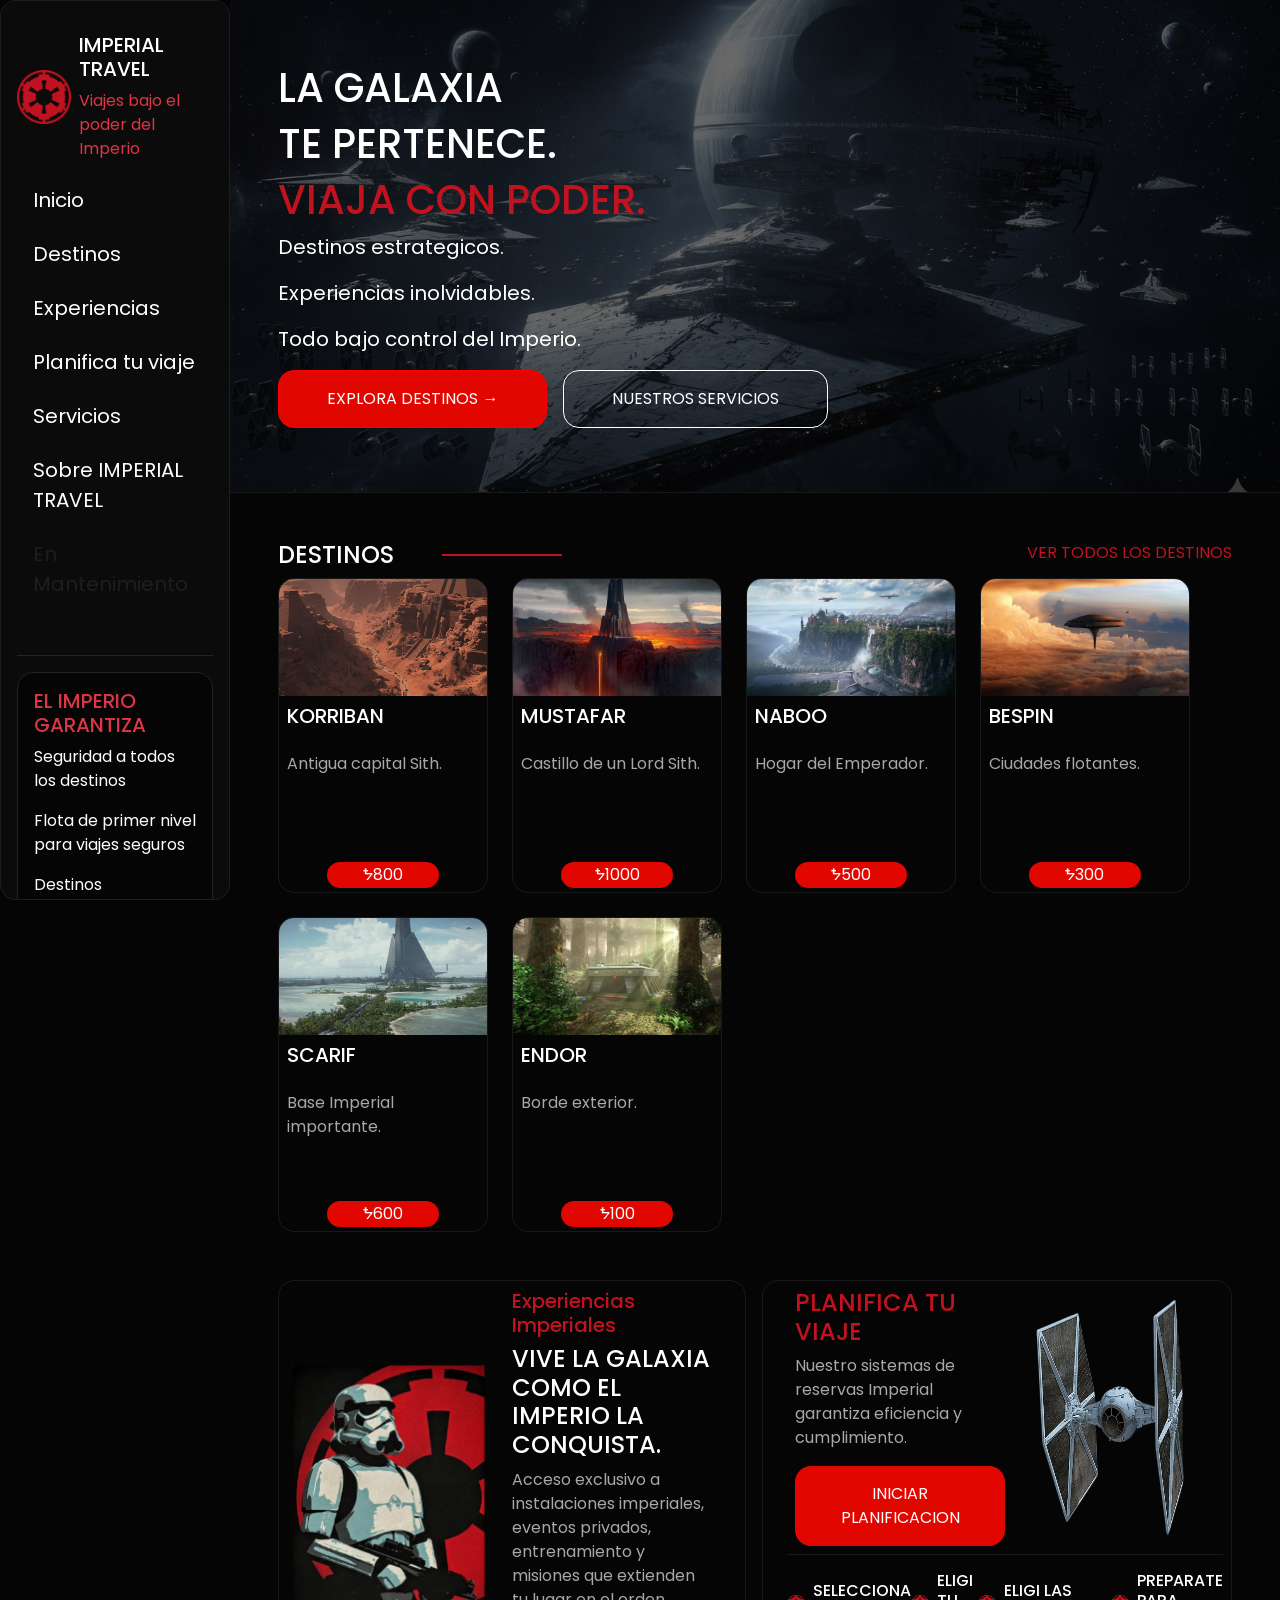
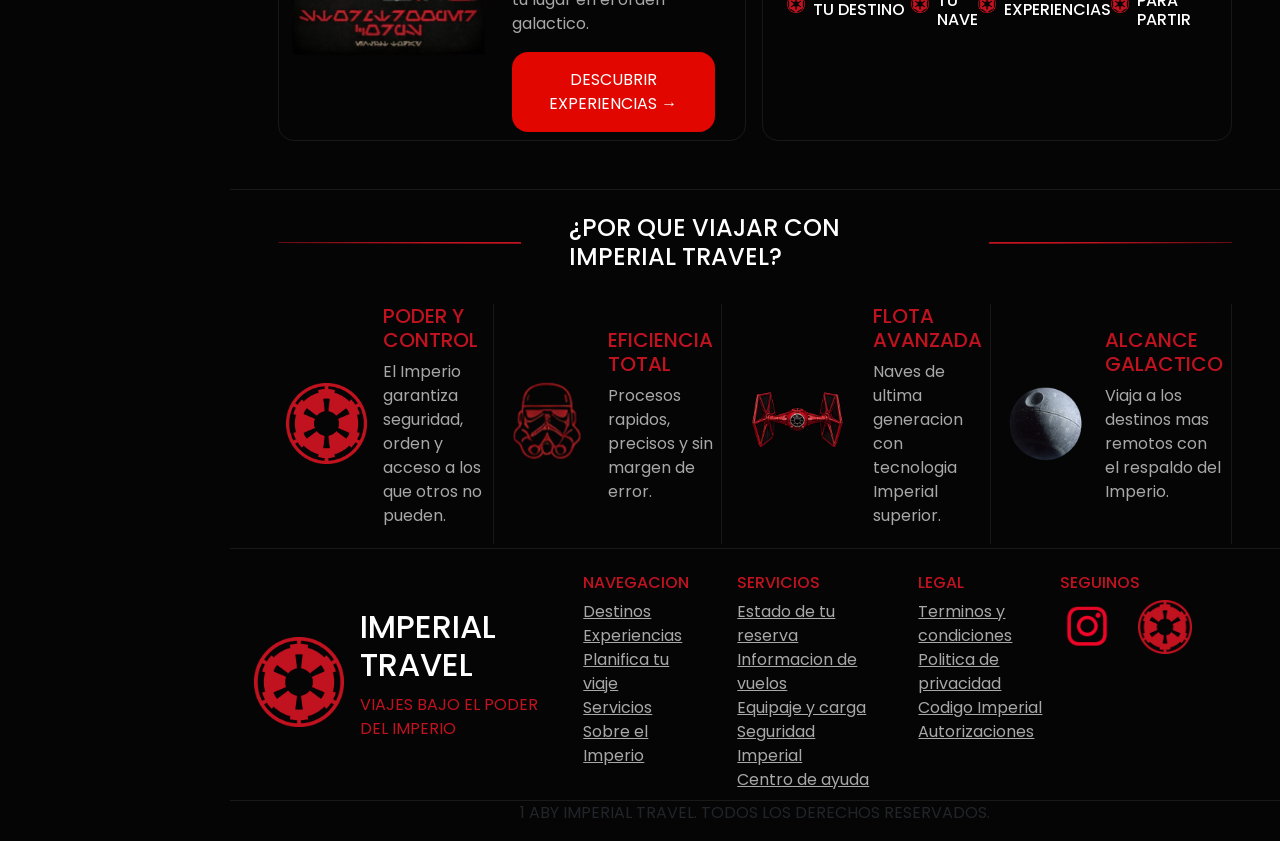
<file: index.html>
<!DOCTYPE html>
<html lang="en">

<head>
  <meta charset="UTF-8">
  <meta name="viewport" content="width=device-width, initial-scale=1.0">
  <title>IMPERIAL TRAVEL</title>
  <meta name="description" content="Descubrí los mejores destinos galácticos con Imperial Travel.">
  <link rel="preconnect" href="https://fonts.googleapis.com">
  <link rel="preconnect" href="https://fonts.gstatic.com" crossorigin>
  <link
    href="https://fonts.googleapis.com/css2?family=Poppins:ital,wght@0,100;0,200;0,300;0,400;0,500;0,600;0,700;0,800;0,900;1,100;1,200;1,300;1,400;1,500;1,600;1,700;1,800;1,900&display=swap"
    rel="stylesheet">
  <link href="https://cdn.jsdelivr.net/npm/bootstrap@5.0.2/dist/css/bootstrap.min.css" rel="stylesheet"
    integrity="sha384-EVSTQN3/azprG1Anm3QDgpJLIm9Nao0Yz1ztcQTwFspd3yD65VohhpuuCOmLASjC" crossorigin="anonymous">
    <link rel="icon" type="image/png" href="./Imagenes/logoimperiorojo.png">
  <link rel="stylesheet" href="./css/styles.css">
</head>

<body class="pagina-inicio">

  <header>
    <nav class="sidebar nav d-block flex-column position-fixed vh-100 p-3 gap-5">

      <div class="sidebarLinea">
        <div class="sidebarLogo d-flex align-items-center gap-2">
          <img class="sidebar__imgLogo" src="./Imagenes/logoimperiorojo.png" alt="logoImperio">
          <div class="sidebarLogoText d-flex flex-column mt-3">
            <h2 class="fs-5 text-white">IMPERIAL TRAVEL</h2>
            <p class="fs-6 text-danger">Viajes bajo el poder del Imperio</p>
          </div>
        </div>

        <div class="sidebarLinks d-flex flex-column gap-2">
          <a class="nav-link active fs-5 text-white" aria-current="page" href="#">Inicio</a>
          <a class="nav-link fs-5 text-white" href="./paginas/destinos.html">Destinos</a>
          <a class="nav-link fs-5 text-white" href="./paginas/experiencias.html">Experiencias</a>
          <a class="nav-link fs-5 text-white" href="#">Planifica tu viaje</a>
          <a class="nav-link fs-5 text-white" href="./paginas/servicios.html">Servicios</a>
          <a class="nav-link fs-5 text-white" href="./paginas/informacion.html">Sobre IMPERIAL TRAVEL</a>
          <a class="nav-link disabled fs-5 mb-5" href="#" tabindex="-1" aria-disabled="true">En Mantenimiento</a>
        </div>
      </div>

      <div class="sidebarGarantia d-flex flex-column p-3 mt-3">
        <h2 class="fs-5 text-danger">EL IMPERIO GARANTIZA</h2>
        <p class="fs-6 text-white">Seguridad a todos los destinos</p>
        <p class="fs-6 text-white">Flota de primer nivel para viajes seguros</p>
        <p class="fs-6 text-white">Destinos autorizados por el Imperio</p>
        <p class="fs-6 text-white">Servicio Imperial de primera clase</p>
      </div>

      <div class="sidebarLogin d-flex align-items-center gap-2 mt-3 p-1">
        <img class="sidebar__imgLogoFinal" src="./Imagenes/logoimperiorojo.png" alt="logoImperiofinal">
        <div class="sideLoginText d-flex flex-column">
          <h2 class="fs-5 text-danger">UNETE AL IMPERIO</h2>
          <p class="fs-6 text-white">Tu lealtad, nuestra mision.</p>
        </div>
      </div>
    </nav>

    <section class="cardHeader d-flex flex-column">
      <div class="card__headerSombra">
        <div class="card__headerContenido d-flex flex-column">
          <h2 class="fs-1 text-white">LA GALAXIA</h2>
          <h2 class="fs-1 text-white">TE PERTENECE.</h2>
          <h1 class="fs-1">VIAJA CON PODER.</h1>
          <p class="fs-5 text-white">Destinos estrategicos.</p>
          <p class="fs-5 text-white">Experiencias inolvidables.</p>
          <p class="fs-5 text-white">Todo bajo control del Imperio.</p>

          <div class="card__headerBotones d-flex flex-wrap gap-4">
            <nav class="d-flex flex-wrap gap-3">
            <a href="#destinos"> <button class="card__botonDestinos">EXPLORA DESTINOS →</button> </a>
            <a href="./paginas/servicios.html"> <button class="card__botonServicios">NUESTROS SERVICIOS</button> </a>
            </nav>
          </div>

        </div>
      </div>
    </section>
  </header>

  <main>
    <section class="cardDestinos d-flex flex-column p-5" id="destinos">
      <div class="d-flex justify-content-between gap-4">
      <h2 class="card__destinosTitulo d-flex align-items-center gap-5 fs-4 text-white">DESTINOS</h2>
      <nav>
        <a href="./paginas/destinos.html">VER TODOS LOS DESTINOS</a>
      </nav>
      </div>
      <div class="card__mainContenido d-flex justify-content-start align-items-start flex-wrap gap-4">
        <article class="card__mainDestinos">
          <img src="./Imagenes/korriban.jpg" alt="korriban">
          <h3 class="fs-5 p-2 text-white">KORRIBAN</h3>
          <p class="fs-6 p-2">Antigua capital Sith.</p>
          <div class="card__botonMainDestinos d-flex justify-content-center align-items-center pe-5 ps-5 pb-1">
            <button>ᖬ800</button>
          </div>
        </article>

        <article class="card__mainDestinos">
          <img src="./Imagenes/mustafar.jpg" alt="mustafar">
          <h3 class="fs-5 p-2 text-white">MUSTAFAR</h3>
          <p class="fs-6 p-2">Castillo de un Lord Sith.</p>
          <div class="card__botonMainDestinos d-flex justify-content-center align-items-end pe-5 ps-5 pb-1">
            <button>ᖬ1000</button>
          </div>
        </article>

        <article class="card__mainDestinos">
          <img src="./Imagenes/naboo.jpg" alt="naboo">
          <h3 class="fs-5 p-2 text-white">NABOO</h3>
          <p class="fs-6 p-2">Hogar del Emperador.</p>
          <div class="card__botonMainDestinos d-flex justify-content-center align-items-center pe-5 ps-5 pb-1">
            <button>ᖬ500</button>
          </div>
        </article>

        <article class="card__mainDestinos">
          <img src="./Imagenes/bespin.jpg" alt="bespin">
          <h3 class="fs-5 p-2 text-white">BESPIN</h3>
          <p class="fs-6 p-2">Ciudades flotantes.</p>
          <div class="card__botonMainDestinos d-flex justify-content-center align-items-center pe-5 ps-5 pb-1">
            <button>ᖬ300</button>
          </div>
        </article>

        <article class="card__mainDestinos">
          <img src="./Imagenes/Scarif.png" alt="scarif">
          <h3 class="fs-5 p-2 text-white">SCARIF</h3>
          <p class="fs-6 p-2">Base Imperial importante.</p>
          <div class="card__botonMainDestinos d-flex justify-content-center align-items-center pe-5 ps-5 pb-1">
            <button>ᖬ600</button>
          </div>
        </article>

        <article class="card__mainDestinos">
          <img src="./Imagenes/endor.jpg" alt="endor">
          <h3 class="fs-5 p-2 text-white">ENDOR</h3>
          <p class="fs-6 p-2">Borde exterior.</p>
          <div class="card__botonMainDestinos d-flex justify-content-center align-items-center pe-5 ps-5 pb-1">
            <button>ᖬ100</button>
          </div>
        </article>
      </div>

    </section>

    <section class="cardExperiencias d-flex ps-5 pe-5 pb-5 gap-3">
      <article class="card__contenedorExperiencias d-flex justify-content-start align-items-center p-2">
        <img class="card__imgExp" src="./Imagenes/stormtrooper.png" alt="stormtroopers">
        <div class="card__experiencias d-flex flex-column justify-content-center">
          <h3 class="fs-5">Experiencias Imperiales</h3>
          <h2 class="fs-4 text-white">VIVE LA GALAXIA COMO EL IMPERIO LA CONQUISTA.</h2>
          <p>Acceso exclusivo a instalaciones imperiales, eventos privados, entrenamiento y misiones que extienden tu
            lugar en el orden galactico.</p>
          <button>DESCUBRIR EXPERIENCIAS →</button>
        </div>

      </article>

      <article class="cardPlanificacion d-flex flex-column pe-2 ps-4">
        <div class="card__contenidoPlanificacion d-flex justify-content-end align-items-center p-2">
          <div class="card__planificacion d-flex flex-column justify-content-center ">
            <h3 class="fs-4  ">PLANIFICA TU VIAJE</h3>
            <p>Nuestro sistemas de reservas Imperial garantiza eficiencia y cumplimiento.</p>
            <button>INICIAR PLANIFICACION</button>
          </div>
          <img class="card__planificacionImg" src="./Imagenes/cazatie.png" alt="cazaTIE">
        </div>
        <div class="card__planificacionAbajo d-flex justify-content-center ">
          <div class="pasoPlanificacion d-flex align-items-center gap-2">
            <img src="./Imagenes/logoimperiorojo.png" alt="logo3">
            <h4 class="fs-6 text-white">SELECCIONA TU DESTINO</h4>
          </div>

          <div class="pasoPlanificacion d-flex align-items-center gap-2">
            <img src="./Imagenes/logoimperiorojo.png" alt="logo4">
            <h4 class="fs-6 text-white">ELIGI TU NAVE</h4>
          </div>

          <div class="pasoPlanificacion d-flex align-items-center gap-2">
            <img src="./Imagenes/logoimperiorojo.png" alt="logo5">
            <h4 class="fs-6 text-white">ELIGI LAS EXPERIENCIAS</h4>
          </div>

          <div class="pasoPlanificacion d-flex align-items-center gap-2">
            <img src="./Imagenes/logoimperiorojo.png" alt="logo6">
            <h4 class="fs-6 text-white">PREPARATE PARA PARTIR</h4>
          </div>
        </div>
      </article>
    </section>
  </main>
  
  <section class="cardPregunta ps-5 pe-5 pb-1 pt-4 d-flex flex-column align-items-center flex-wrap">
    <h3 class="card__preguntaTitulo fs-4 text-white d-flex align-items-center gap-5">¿POR QUE VIAJAR CON IMPERIAL TRAVEL?</h3>
    <div class="card__Pregunta d-flex justify-content-center pt-4">
      <article class="card__contenidoPregunta d-flex align-items-center gap-3 pe-2 ps-2">
        <img class="card__preguntaImg" src="./Imagenes/logoimperiorojo.png" alt="logo">
        <div class="card__articulePregunta d-flex flex-column">
          <h4 class="fs-5">PODER Y CONTROL</h4>
          <p class="fs-6">El Imperio garantiza seguridad, orden y acceso a los que otros no pueden.</p>
        </div>
      </article>

      <article class="card__contenidoPregunta d-flex align-items-center gap-3 pe-2 ps-2">
        <img class="card__preguntaImg2" src="./Imagenes/casco.png" alt="logo">
        <div class="card__articulePregunta d-flex flex-column">
          <h4 class="fs-5">EFICIENCIA TOTAL</h4>
          <p class="fs-6">Procesos rapidos, precisos y sin margen de error.</p>
        </div>
      </article>

      <article class="card__contenidoPregunta d-flex align-items-center gap-2 pe-2 ps-2">
        <img class="card__preguntaImg2" src="./Imagenes/cazatierojo.png" alt="logo">
        <div class="card__articulePregunta d-flex flex-column">
          <h4 class="fs-5">FLOTA AVANZADA</h4>
          <p class="fs-6">Naves de ultima generacion con tecnologia Imperial superior.</p>
        </div>
      </article>

      <article class="card__contenidoPregunta d-flex align-items-center gap-3 pe-2 ps-2">
        <img class="card__preguntaImg2" src="./Imagenes/estrella.png" alt="logo">
        <div class="card__articulePregunta d-flex flex-column">
          <h4 class="fs-5">ALCANCE GALACTICO</h4>
          <p class="fs-6">Viaja a los destinos mas remotos con el respaldo del Imperio.</p>
        </div>
      </article>
    </div>
  </section>

  <section class="cardInformacion d-flex justify-content-between p-2 pt-4">
    <div class="card__logoFinal d-flex p-3 align-items-center gap-3">
      <img src="./Imagenes/logoimperiorojo.png" alt="logo">
      <div class="card__logoInformacion d-flex flex-column">
        <h2 class="text-white">IMPERIAL TRAVEL</h2>
        <p>VIAJES BAJO EL PODER DEL IMPERIO</p>
      </div>
    </div>
    <div class="card__separacionInformacion d-flex justify-content-center gap-5">
      <div class="card__contenidoInformacion d-flex flex-column">
        <h5 class="fs-6">NAVEGACION</h5>
        <nav class="card__navInformacion d-flex flex-column">
          <a href="./paginas/destinos.html">Destinos</a>
          <a href="./paginas/experiencias.html">Experiencias</a>
          <a href="#">Planifica tu viaje</a>
          <a href="./paginas/servicios.html">Servicios</a>
          <a href="./paginas/informacion.html">Sobre el Imperio</a>
        </nav>
      </div>
      <div class="card__contenidoInformacion d-flex flex-column">
        <h5 class="fs-6">SERVICIOS</h5>
        <nav class="card__navInformacion d-flex flex-column">
          <a href="#">Estado de tu reserva</a>
          <a href="#">Informacion de vuelos</a>
          <a href="#">Equipaje y carga</a>
          <a href="#">Seguridad Imperial</a>
          <a href="#">Centro de ayuda</a>
        </nav>
      </div>
      <div class="card__contenidoInformacion d-flex flex-column">
        <h5 class="fs-6">LEGAL</h5>
        <nav class="card__navInformacion d-flex flex-column">
          <a href="#">Terminos y condiciones</a>
          <a href="#">Politica de privacidad</a>
          <a href="#">Codigo Imperial</a>
          <a href="#">Autorizaciones</a>
        </nav>
      </div>
    </div>

    <div class="cardContacto d-flex flex-column">
      <h5 class="fs-6">SEGUINOS</h5>
      <nav class="card__navContacto d-flex justify-content-center gap-4">
        <a href="#"> <img src="./Imagenes/instagramrojo.png" alt="logoInstagram"> </a>
        <a href="#"> <img src="./Imagenes/logoimperiorojo.png" alt="logoImperio"></a>
      </nav>
    </div>
  </section>

  <footer class="footer d-flex justify-content-center align-items-center">
    <p>1 ABY IMPERIAL TRAVEL. TODOS LOS DERECHOS RESERVADOS.</p>
  </footer>

</body>

</html>
</file>
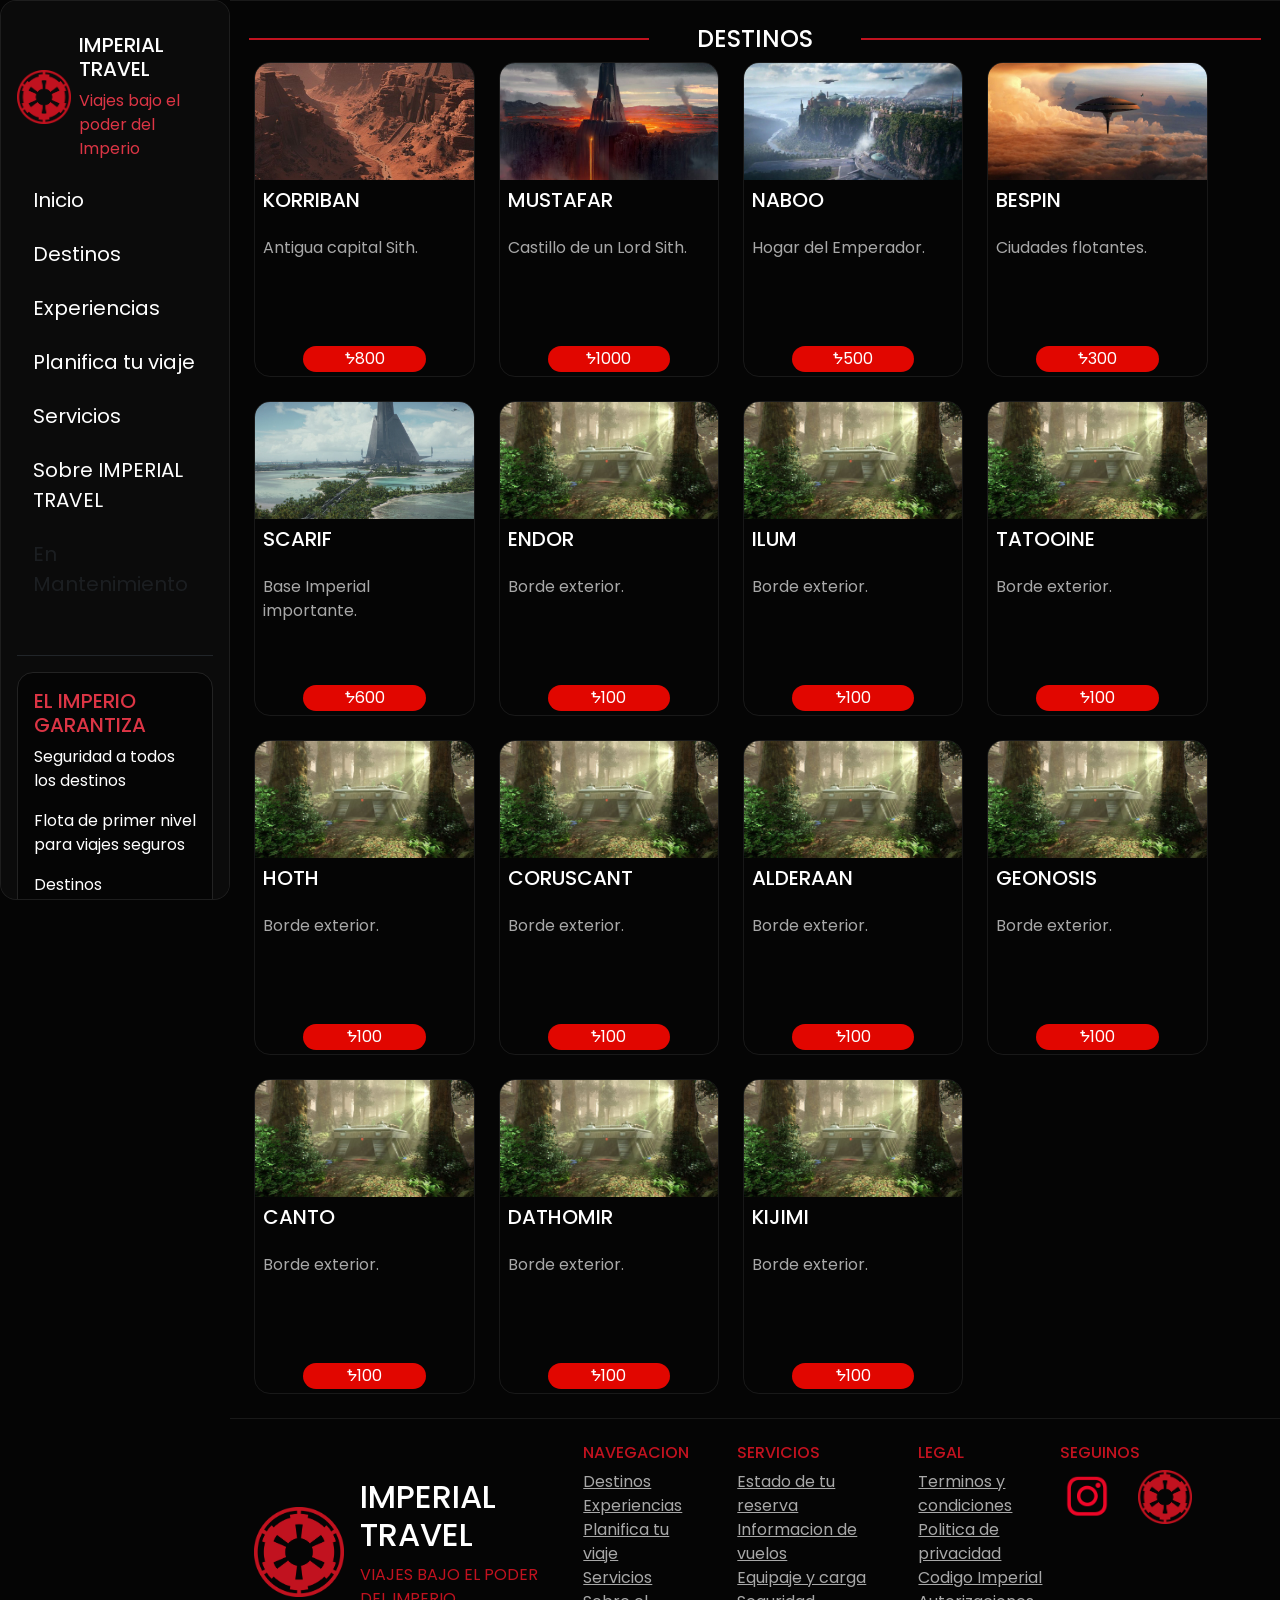
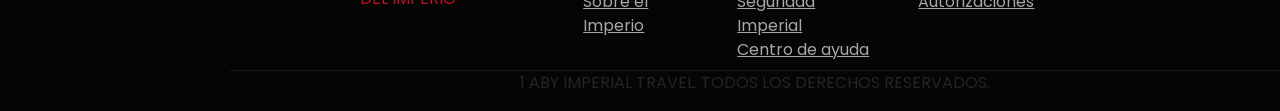
<file: paginas/destinos.html>
<!DOCTYPE html>
<html lang="en">

<head>
  <meta charset="UTF-8">
  <meta name="viewport" content="width=device-width, initial-scale=1.0">
  <title>IMPERIAL TRAVEL</title>
  <meta name="description" content="Descubrí los mejores destinos galácticos con Imperial Travel.">
  <link rel="preconnect" href="https://fonts.googleapis.com">
  <link rel="preconnect" href="https://fonts.gstatic.com" crossorigin>
  <link
    href="https://fonts.googleapis.com/css2?family=Poppins:ital,wght@0,100;0,200;0,300;0,400;0,500;0,600;0,700;0,800;0,900;1,100;1,200;1,300;1,400;1,500;1,600;1,700;1,800;1,900&display=swap"
    rel="stylesheet">
  <link href="https://cdn.jsdelivr.net/npm/bootstrap@5.0.2/dist/css/bootstrap.min.css" rel="stylesheet"
    integrity="sha384-EVSTQN3/azprG1Anm3QDgpJLIm9Nao0Yz1ztcQTwFspd3yD65VohhpuuCOmLASjC" crossorigin="anonymous">
  <link rel="icon" type="image/png" href="../Imagenes/logoimperiorojo.png">
  <link rel="stylesheet" href="../css/styles.css">
</head>

<body class="pagina-destinos">

  <header>
    <nav class="sidebar nav d-block flex-column position-fixed vh-100 p-3 gap-5">

      <div class="sidebarLinea">
        <div class="sidebarLogo d-flex align-items-center gap-2">
          <img class="sidebar__imgLogo" src="../Imagenes/logoimperiorojo.png" alt="logoImperio">
          <div class="sidebarLogoText d-flex flex-column mt-3">
            <h1 class="fs-5 text-white">IMPERIAL TRAVEL</h1>
            <p class="fs-6 text-danger">Viajes bajo el poder del Imperio</p>
          </div>
        </div>

        <div class="sidebarLinks d-flex flex-column gap-2">
          <a class="nav-link active fs-5 text-white" aria-current="page" href="../index.html">Inicio</a>
          <a class="nav-link fs-5 text-white" href="./destinos.html">Destinos</a>
          <a class="nav-link fs-5 text-white" href="./experiencias.html">Experiencias</a>
          <a class="nav-link fs-5 text-white" href="#">Planifica tu viaje</a>
          <a class="nav-link fs-5 text-white" href="./servicios.html">Servicios</a>
          <a class="nav-link fs-5 text-white" href="./informacion.html">Sobre IMPERIAL TRAVEL</a>
          <a class="nav-link disabled fs-5 mb-5" href="#" tabindex="-1" aria-disabled="true">En Mantenimiento</a>
        </div>
      </div>

      <div class="sidebarGarantia d-flex flex-column p-3 mt-3">
        <h2 class="fs-5 text-danger">EL IMPERIO GARANTIZA</h2>
        <p class="fs-6 text-white">Seguridad a todos los destinos</p>
        <p class="fs-6 text-white">Flota de primer nivel para viajes seguros</p>
        <p class="fs-6 text-white">Destinos autorizados por el Imperio</p>
        <p class="fs-6 text-white">Servicio Imperial de primera clase</p>
      </div>

      <div class="sidebarLogin d-flex align-items-center gap-2 mt-3 p-1">
        <img class="sidebar__imgLogoFinal" src="../Imagenes/logoimperiorojo.png" alt="logoImperiofinal">
        <div class="sideLoginText d-flex flex-column">
          <h2 class="fs-5 text-danger">UNETE AL IMPERIO</h2>
          <p class="fs-6 text-white">Tu lealtad, nuestra mision.</p>
        </div>
      </div>
    </nav>

  </header>

  <main>
    <section class="cardDestinos d-flex flex-column p-4">
      <div class="d-flex justify-content-center ">
        <h2 class="card__destinosTitulo d-flex align-items-center gap-5 fs-4 text-white">DESTINOS</h2>
      </div>
      <div class="card__mainContenido d-flex justify-content-start align-items-start flex-wrap gap-4">
        <article class="card__mainDestinos">
          <img src="../Imagenes/korriban.jpg" alt="korriban">
          <h3 class="fs-5 p-2 text-white">KORRIBAN</h3>
          <p class="fs-6 p-2">Antigua capital Sith.</p>
          <div class="card__botonMainDestinos d-flex justify-content-center align-items-center pe-5 ps-5 pb-1">
            <button>ᖬ800</button>
          </div>
        </article>

        <article class="card__mainDestinos">
          <img src="../Imagenes/mustafar.jpg" alt="mustafar">
          <h3 class="fs-5 p-2 text-white">MUSTAFAR</h3>
          <p class="fs-6 p-2">Castillo de un Lord Sith.</p>
          <div class="card__botonMainDestinos d-flex justify-content-center align-items-end pe-5 ps-5 pb-1">
            <button>ᖬ1000</button>
          </div>
        </article>

        <article class="card__mainDestinos">
          <img src="../Imagenes/naboo.jpg" alt="naboo">
          <h3 class="fs-5 p-2 text-white">NABOO</h3>
          <p class="fs-6 p-2">Hogar del Emperador.</p>
          <div class="card__botonMainDestinos d-flex justify-content-center align-items-center pe-5 ps-5 pb-1">
            <button>ᖬ500</button>
          </div>
        </article>

        <article class="card__mainDestinos">
          <img src="../Imagenes/bespin.jpg" alt="bespin">
          <h3 class="fs-5 p-2 text-white">BESPIN</h3>
          <p class="fs-6 p-2">Ciudades flotantes.</p>
          <div class="card__botonMainDestinos d-flex justify-content-center align-items-center pe-5 ps-5 pb-1">
            <button>ᖬ300</button>
          </div>
        </article>

        <article class="card__mainDestinos">
          <img src="../Imagenes/Scarif.png" alt="scarif">
          <h3 class="fs-5 p-2 text-white">SCARIF</h3>
          <p class="fs-6 p-2">Base Imperial importante.</p>
          <div class="card__botonMainDestinos d-flex justify-content-center align-items-center pe-5 ps-5 pb-1">
            <button>ᖬ600</button>
          </div>
        </article>

        <article class="card__mainDestinos">
          <img src="../Imagenes/endor.jpg" alt="endor">
          <h3 class="fs-5 p-2 text-white">ENDOR</h3>
          <p class="fs-6 p-2">Borde exterior.</p>
          <div class="card__botonMainDestinos d-flex justify-content-center align-items-center pe-5 ps-5 pb-1">
            <button>ᖬ100</button>
          </div>
        </article>

        <article class="card__mainDestinos">
          <img src="../Imagenes/endor.jpg" alt="endor">
          <h3 class="fs-5 p-2 text-white">ILUM</h3>
          <p class="fs-6 p-2">Borde exterior.</p>
          <div class="card__botonMainDestinos d-flex justify-content-center align-items-center pe-5 ps-5 pb-1">
            <button>ᖬ100</button>
          </div>
        </article>

        <article class="card__mainDestinos">
          <img src="../Imagenes/endor.jpg" alt="endor">
          <h3 class="fs-5 p-2 text-white">TATOOINE</h3>
          <p class="fs-6 p-2">Borde exterior.</p>
          <div class="card__botonMainDestinos d-flex justify-content-center align-items-center pe-5 ps-5 pb-1">
            <button>ᖬ100</button>
          </div>
        </article>

        <article class="card__mainDestinos">
          <img src="../Imagenes/endor.jpg" alt="endor">
          <h3 class="fs-5 p-2 text-white">HOTH</h3>
          <p class="fs-6 p-2">Borde exterior.</p>
          <div class="card__botonMainDestinos d-flex justify-content-center align-items-center pe-5 ps-5 pb-1">
            <button>ᖬ100</button>
          </div>
        </article>

        <article class="card__mainDestinos">
          <img src="../Imagenes/endor.jpg" alt="endor">
          <h3 class="fs-5 p-2 text-white">CORUSCANT</h3>
          <p class="fs-6 p-2">Borde exterior.</p>
          <div class="card__botonMainDestinos d-flex justify-content-center align-items-center pe-5 ps-5 pb-1">
            <button>ᖬ100</button>
          </div>
        </article>

        <article class="card__mainDestinos">
          <img src="../Imagenes/endor.jpg" alt="endor">
          <h3 class="fs-5 p-2 text-white">ALDERAAN</h3>
          <p class="fs-6 p-2">Borde exterior.</p>
          <div class="card__botonMainDestinos d-flex justify-content-center align-items-center pe-5 ps-5 pb-1">
            <button>ᖬ100</button>
          </div>
        </article>

        <article class="card__mainDestinos">
          <img src="../Imagenes/endor.jpg" alt="endor">
          <h3 class="fs-5 p-2 text-white">GEONOSIS</h3>
          <p class="fs-6 p-2">Borde exterior.</p>
          <div class="card__botonMainDestinos d-flex justify-content-center align-items-center pe-5 ps-5 pb-1">
            <button>ᖬ100</button>
          </div>
        </article>

        <article class="card__mainDestinos">
          <img src="../Imagenes/endor.jpg" alt="endor">
          <h3 class="fs-5 p-2 text-white">CANTO</h3>
          <p class="fs-6 p-2">Borde exterior.</p>
          <div class="card__botonMainDestinos d-flex justify-content-center align-items-center pe-5 ps-5 pb-1">
            <button>ᖬ100</button>
          </div>
        </article>

        <article class="card__mainDestinos">
          <img src="../Imagenes/endor.jpg" alt="endor">
          <h3 class="fs-5 p-2 text-white">DATHOMIR</h3>
          <p class="fs-6 p-2">Borde exterior.</p>
          <div class="card__botonMainDestinos d-flex justify-content-center align-items-center pe-5 ps-5 pb-1">
            <button>ᖬ100</button>
          </div>
        </article>

        <article class="card__mainDestinos">
          <img src="../Imagenes/endor.jpg" alt="endor">
          <h3 class="fs-5 p-2 text-white">KIJIMI</h3>
          <p class="fs-6 p-2">Borde exterior.</p>
          <div class="card__botonMainDestinos d-flex justify-content-center align-items-center pe-5 ps-5 pb-1">
            <button>ᖬ100</button>
          </div>
        </article>
      </div>

    </section>

    <section class="cardInformacion d-flex justify-content-between p-2 pt-4">
      <div class="card__logoFinal d-flex p-3 align-items-center gap-3">
        <img src="../Imagenes/logoimperiorojo.png" alt="logo">
        <div class="card__logoInformacion d-flex flex-column">
          <h2 class="text-white">IMPERIAL TRAVEL</h2>
          <p>VIAJES BAJO EL PODER DEL IMPERIO</p>
        </div>
      </div>
      <div class="card__separacionInformacion d-flex justify-content-center gap-5">
        <div class="card__contenidoInformacion d-flex flex-column">
          <h5 class="fs-6">NAVEGACION</h5>
          <nav class="card__navInformacion d-flex flex-column">
            <a href="./paginas/destinos.html">Destinos</a>
            <a href="./paginas/experiencias.html">Experiencias</a>
            <a href="#">Planifica tu viaje</a>
            <a href="./paginas/servicios.html">Servicios</a>
            <a href="./paginas/informacion.html">Sobre el Imperio</a>
          </nav>
        </div>
        <div class="card__contenidoInformacion d-flex flex-column">
          <h5 class="fs-6">SERVICIOS</h5>
          <nav class="card__navInformacion d-flex flex-column">
            <a href="#">Estado de tu reserva</a>
            <a href="#">Informacion de vuelos</a>
            <a href="#">Equipaje y carga</a>
            <a href="#">Seguridad Imperial</a>
            <a href="#">Centro de ayuda</a>
          </nav>
        </div>
        <div class="card__contenidoInformacion d-flex flex-column">
          <h5 class="fs-6">LEGAL</h5>
          <nav class="card__navInformacion d-flex flex-column">
            <a href="#">Terminos y condiciones</a>
            <a href="#">Politica de privacidad</a>
            <a href="#">Codigo Imperial</a>
            <a href="#">Autorizaciones</a>
          </nav>
        </div>
      </div>

      <div class="cardContacto d-flex flex-column">
        <h5 class="fs-6">SEGUINOS</h5>
        <nav class="card__navContacto d-flex justify-content-center gap-4">
          <a href="#"> <img src="../Imagenes/instagramrojo.png" alt="logoInstagram"> </a>
          <a href="#"> <img src="../Imagenes/logoimperiorojo.png" alt="logoImperio"></a>
        </nav>
      </div>
    </section>

    <footer class="footer d-flex justify-content-center align-items-center">
      <p>1 ABY IMPERIAL TRAVEL. TODOS LOS DERECHOS RESERVADOS.</p>
    </footer>

</body>

</html>
</file>
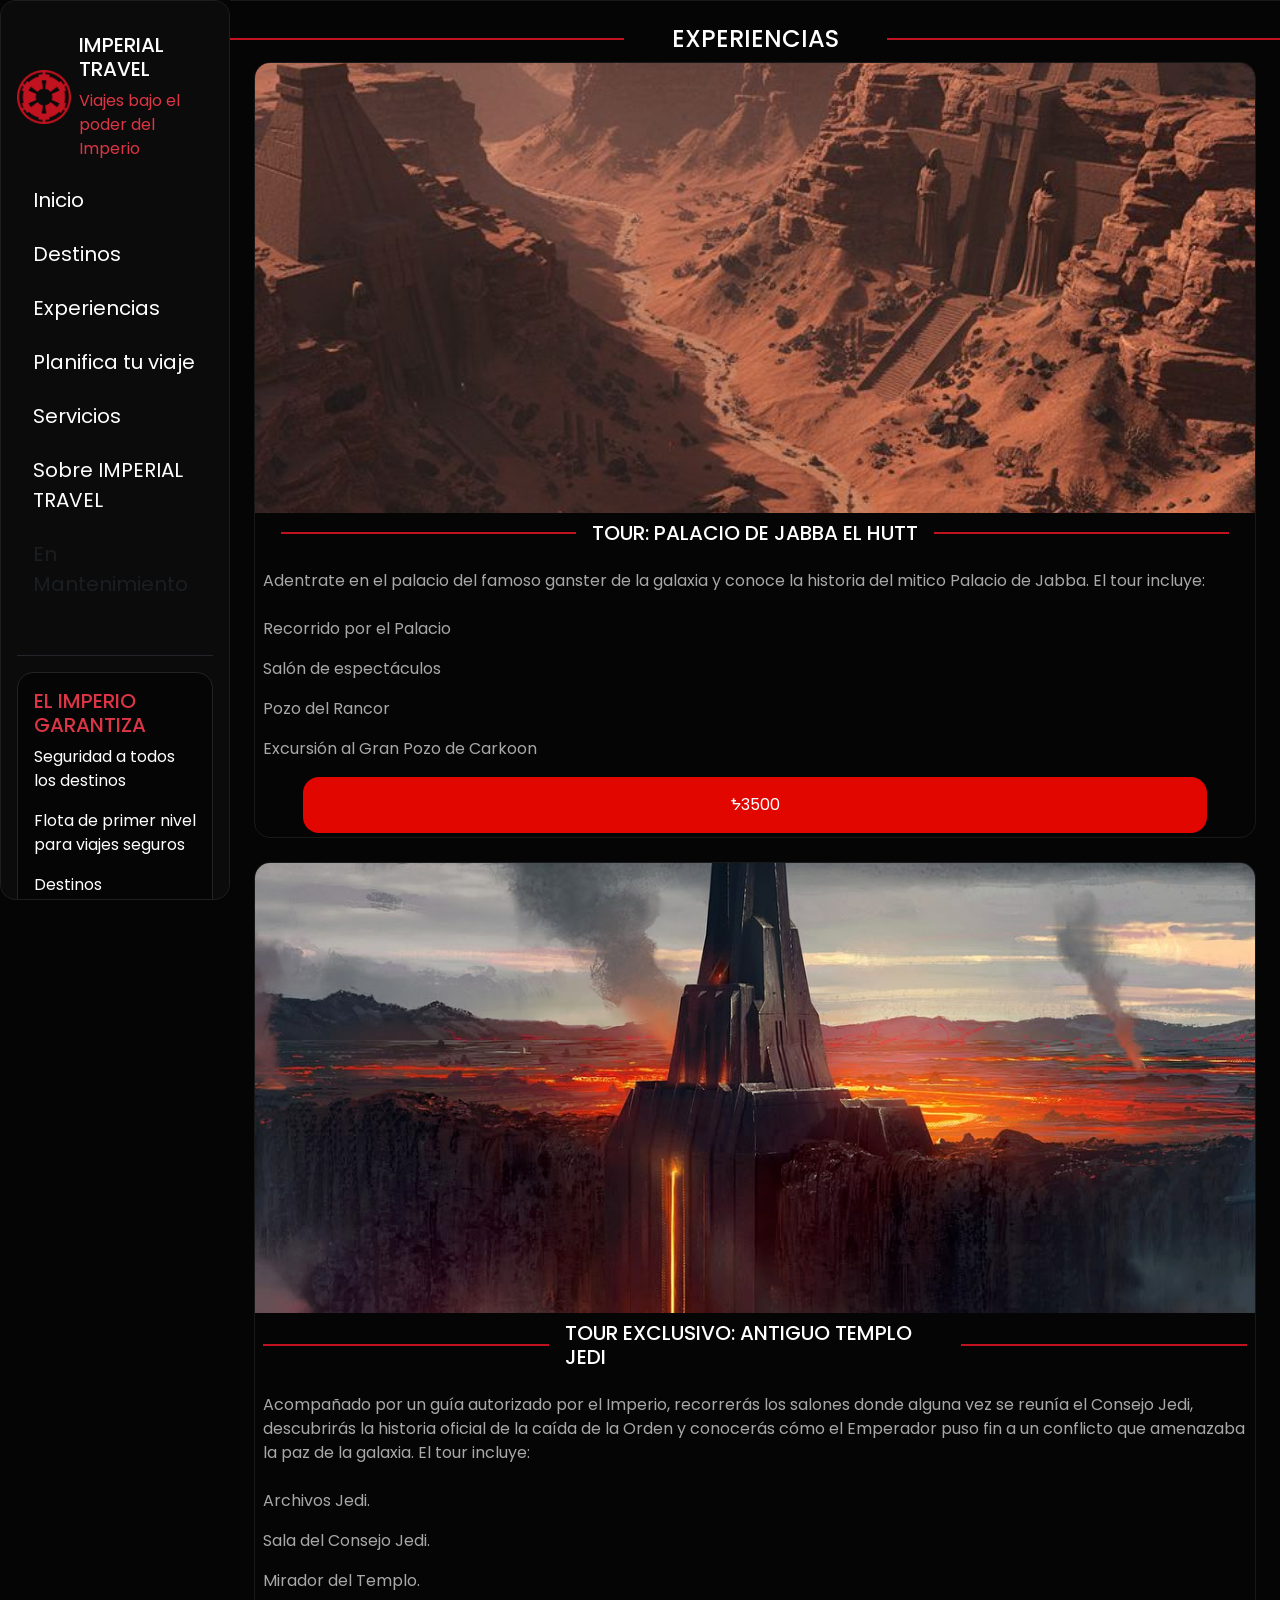
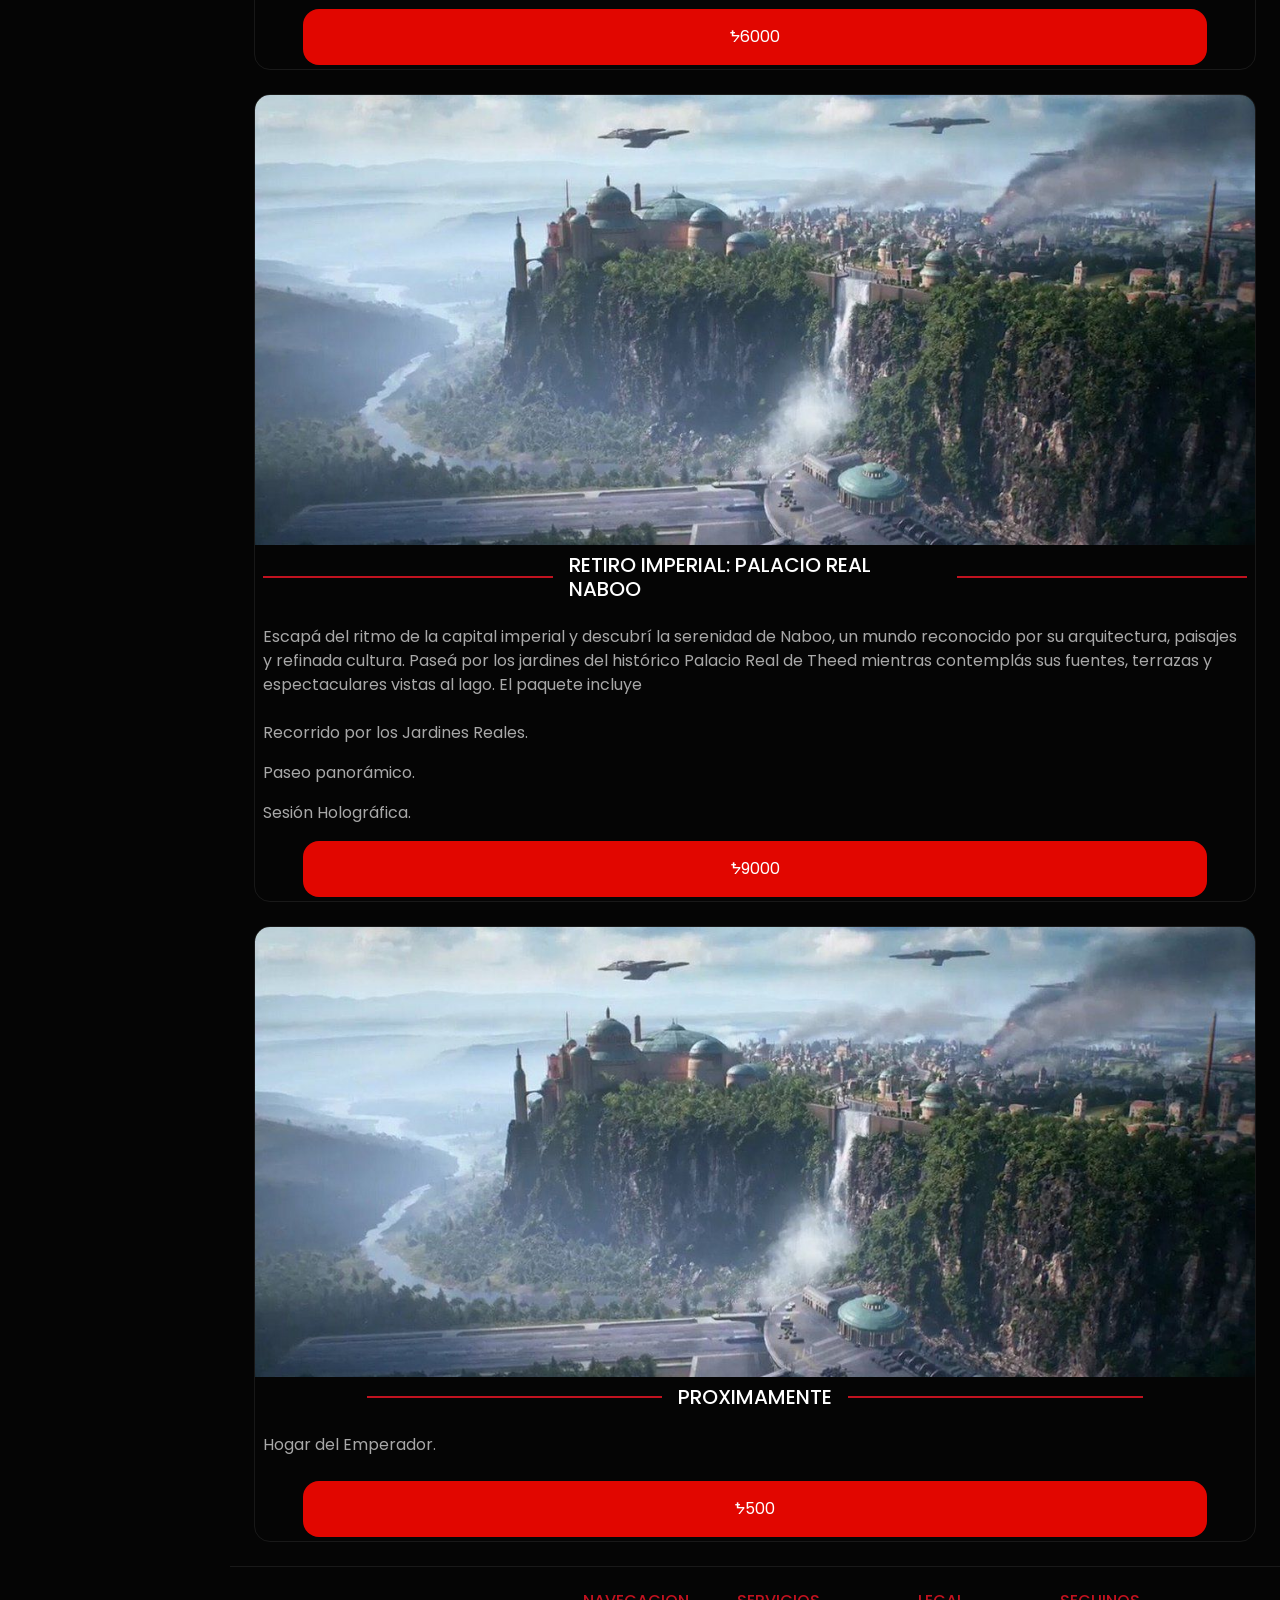
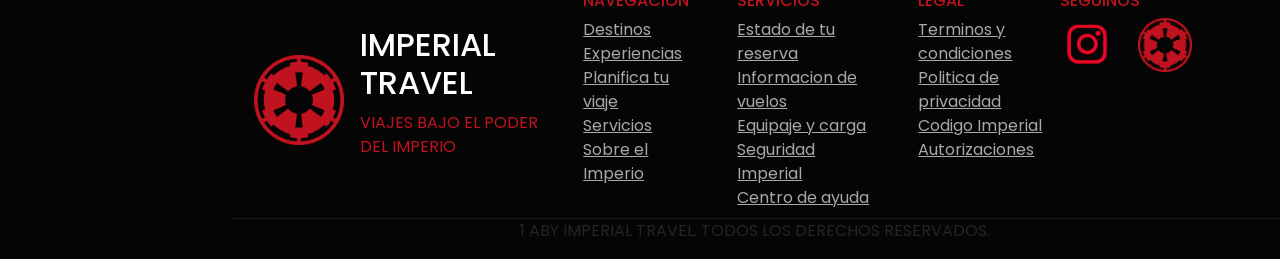
<file: paginas/experiencias.html>
<!DOCTYPE html>
<html lang="en">

<head>
  <meta charset="UTF-8">
  <meta name="viewport" content="width=device-width, initial-scale=1.0">
  <title>IMPERIAL TRAVEL</title>
  <meta name="description" content="Viví experiencias únicas inspiradas en el universo de Star Wars.">
  <link rel="preconnect" href="https://fonts.googleapis.com">
  <link rel="preconnect" href="https://fonts.gstatic.com" crossorigin>
  <link
    href="https://fonts.googleapis.com/css2?family=Poppins:ital,wght@0,100;0,200;0,300;0,400;0,500;0,600;0,700;0,800;0,900;1,100;1,200;1,300;1,400;1,500;1,600;1,700;1,800;1,900&display=swap"
    rel="stylesheet">
  <link href="https://cdn.jsdelivr.net/npm/bootstrap@5.0.2/dist/css/bootstrap.min.css" rel="stylesheet"
    integrity="sha384-EVSTQN3/azprG1Anm3QDgpJLIm9Nao0Yz1ztcQTwFspd3yD65VohhpuuCOmLASjC" crossorigin="anonymous">
  <link rel="icon" type="image/png" href="../Imagenes/logoimperiorojo.png">
  <link rel="stylesheet" href="../css/styles.css">
</head>

<body class="pagina-experiencias">

  <header>
    <nav class="sidebar nav d-block flex-column position-fixed vh-100 p-3 gap-5">

      <div class="sidebarLinea">
        <div class="sidebarLogo d-flex align-items-center gap-2">
          <img class="sidebar__imgLogo" src="../Imagenes/logoimperiorojo.png" alt="logoImperio">
          <div class="sidebarLogoText d-flex flex-column mt-3">
            <h1 class="fs-5 text-white">IMPERIAL TRAVEL</h1>
            <p class="fs-6 text-danger">Viajes bajo el poder del Imperio</p>
          </div>
        </div>

        <div class="sidebarLinks d-flex flex-column gap-2">
          <a class="nav-link active fs-5 text-white" aria-current="page" href="../index.html">Inicio</a>
          <a class="nav-link fs-5 text-white" href="./destinos.html">Destinos</a>
          <a class="nav-link fs-5 text-white" href="./experiencias.html">Experiencias</a>
          <a class="nav-link fs-5 text-white" href="#">Planifica tu viaje</a>
          <a class="nav-link fs-5 text-white" href="./servicios.html">Servicios</a>
          <a class="nav-link fs-5 text-white" href="./informacion.html">Sobre IMPERIAL TRAVEL</a>
          <a class="nav-link disabled fs-5 mb-5" href="#" tabindex="-1" aria-disabled="true">En Mantenimiento</a>
        </div>
      </div>

      <div class="sidebarGarantia d-flex flex-column p-3 mt-3">
        <h2 class="fs-5 text-danger">EL IMPERIO GARANTIZA</h2>
        <p class="fs-6 text-white">Seguridad a todos los destinos</p>
        <p class="fs-6 text-white">Flota de primer nivel para viajes seguros</p>
        <p class="fs-6 text-white">Destinos autorizados por el Imperio</p>
        <p class="fs-6 text-white">Servicio Imperial de primera clase</p>
      </div>

      <div class="sidebarLogin d-flex align-items-center gap-2 mt-3 p-1">
        <img class="sidebar__imgLogoFinal" src="../Imagenes/logoimperiorojo.png" alt="logoImperiofinal">
        <div class="sideLoginText d-flex flex-column">
          <h2 class="fs-5 text-danger">UNETE AL IMPERIO</h2>
          <p class="fs-6 text-white">Tu lealtad, nuestra mision.</p>
        </div>
      </div>
    </nav>
  </header>

  <main>

    <section class="cardDestinos d-flex flex-column p-4">
      <div class="d-flex justify-content-center ">
        <h2 class="card__destinosTitulo d-flex align-items-center gap-5 fs-4 text-white">EXPERIENCIAS</h2>
      </div>
      <div class="card__mainContenido d-flex justify-content-center flex-column gap-4">
        <article class="card__mainDestinos">
          <img src="../Imagenes/korriban.jpg" alt="korriban">
          <h3 class="d-flex align-items-center justify-content-center gap-3 fs-5 p-2 text-white">TOUR: PALACIO DE JABBA
            EL HUTT</h3>
          <p class="fs-6 p-2">Adentrate en el palacio del famoso ganster de la galaxia y conoce la historia del mitico
            Palacio de Jabba. El tour incluye:</p>
          <p class="fs-6 ps-2">Recorrido por el Palacio</p>
          <p class="fs-6 ps-2">Salón de espectáculos</p>
          <p class="fs-6 ps-2">Pozo del Rancor</p>
          <p class="fs-6 ps-2">Excursión al Gran Pozo de Carkoon</p>
          <div class="card__botonMainDestinos d-flex justify-content-center align-items-center pe-5 ps-5 pb-1">
            <button>ᖬ3500</button>
          </div>
        </article>

        <article class="card__mainDestinos">
          <img src="../Imagenes/mustafar.jpg" alt="mustafar">
          <h3 class="d-flex align-items-center justify-content-center gap-3 fs-5 p-2 text-white">TOUR EXCLUSIVO: ANTIGUO
            TEMPLO JEDI</h3>
          <p class="fs-6 p-2">Acompañado por un guía autorizado por el Imperio, recorrerás los salones donde alguna vez
            se reunía el Consejo Jedi, descubrirás la historia oficial de la caída de la Orden y conocerás cómo el
            Emperador puso fin a un conflicto que amenazaba la paz de la galaxia. El tour incluye:</p>
          <p class="fs-6 ps-2">Archivos Jedi.</p>
          <p class="fs-6 ps-2">Sala del Consejo Jedi.</p>
          <p class="fs-6 ps-2">Mirador del Templo.</p>
          <div class="card__botonMainDestinos d-flex justify-content-center align-items-end pe-5 ps-5 pb-1">
            <button>ᖬ6000</button>
          </div>
        </article>

        <article class="card__mainDestinos">
          <img src="../Imagenes/naboo.jpg" alt="naboo">
          <h3 class="d-flex align-items-center justify-content-center gap-3 fs-5 p-2 text-white">RETIRO IMPERIAL:
            PALACIO REAL NABOO</h3>
          <p class="fs-6 p-2">Escapá del ritmo de la capital imperial y descubrí la serenidad de Naboo, un mundo
            reconocido por su arquitectura, paisajes y refinada cultura. Paseá por los jardines del histórico Palacio
            Real de Theed mientras contemplás sus fuentes, terrazas y espectaculares vistas al lago. El paquete incluye
          </p>
          <p class="fs-6 ps-2">Recorrido por los Jardines Reales.</p>
          <p class="fs-6 ps-2">Paseo panorámico.</p>
          <p class="fs-6 ps-2">Sesión Holográfica.</p>
          <div class="card__botonMainDestinos d-flex justify-content-center align-items-center pe-5 ps-5 pb-1">
            <button>ᖬ9000</button>
          </div>
        </article>

        <article class="card__mainDestinos">
          <img src="../Imagenes/naboo.jpg" alt="naboo">
          <h3 class="d-flex align-items-center justify-content-center gap-3 fs-5 p-2 text-white">PROXIMAMENTE</h3>
          <p class="fs-6 p-2">Hogar del Emperador.</p>
          <div class="card__botonMainDestinos d-flex justify-content-center align-items-center pe-5 ps-5 pb-1">
            <button>ᖬ500</button>
          </div>
        </article>
      </div>
    </section>
  </main>

  <section class="cardInformacion d-flex justify-content-between p-2 pt-4">
    <div class="card__logoFinal d-flex p-3 align-items-center gap-3">
      <img src="../Imagenes/logoimperiorojo.png" alt="logo">
      <div class="card__logoInformacion d-flex flex-column">
        <h2 class="text-white">IMPERIAL TRAVEL</h2>
        <p>VIAJES BAJO EL PODER DEL IMPERIO</p>
      </div>
    </div>
    <div class="card__separacionInformacion d-flex justify-content-center gap-5">
      <div class="card__contenidoInformacion d-flex flex-column">
        <h5 class="fs-6">NAVEGACION</h5>
        <nav class="card__navInformacion d-flex flex-column">
          <a href="./paginas/destinos.html">Destinos</a>
          <a href="./paginas/experiencias.html">Experiencias</a>
          <a href="#">Planifica tu viaje</a>
          <a href="./paginas/servicios.html">Servicios</a>
          <a href="./paginas/informacion.html">Sobre el Imperio</a>
        </nav>
      </div>
      <div class="card__contenidoInformacion d-flex flex-column">
        <h5 class="fs-6">SERVICIOS</h5>
        <nav class="card__navInformacion d-flex flex-column">
          <a href="#">Estado de tu reserva</a>
          <a href="#">Informacion de vuelos</a>
          <a href="#">Equipaje y carga</a>
          <a href="#">Seguridad Imperial</a>
          <a href="#">Centro de ayuda</a>
        </nav>
      </div>
      <div class="card__contenidoInformacion d-flex flex-column">
        <h5 class="fs-6">LEGAL</h5>
        <nav class="card__navInformacion d-flex flex-column">
          <a href="#">Terminos y condiciones</a>
          <a href="#">Politica de privacidad</a>
          <a href="#">Codigo Imperial</a>
          <a href="#">Autorizaciones</a>
        </nav>
      </div>
    </div>

    <div class="cardContacto d-flex flex-column">
      <h5 class="fs-6">SEGUINOS</h5>
      <nav class="card__navContacto d-flex justify-content-center gap-4">
        <a href="#"> <img src="../Imagenes/instagramrojo.png" alt="logoInstagram"> </a>
        <a href="#"> <img src="../Imagenes/logoimperiorojo.png" alt="logoImperio"></a>
      </nav>
    </div>
  </section>

  <footer class="footer d-flex justify-content-center align-items-center">
    <p>1 ABY IMPERIAL TRAVEL. TODOS LOS DERECHOS RESERVADOS.</p>
  </footer>

</body>

</html>
</file>
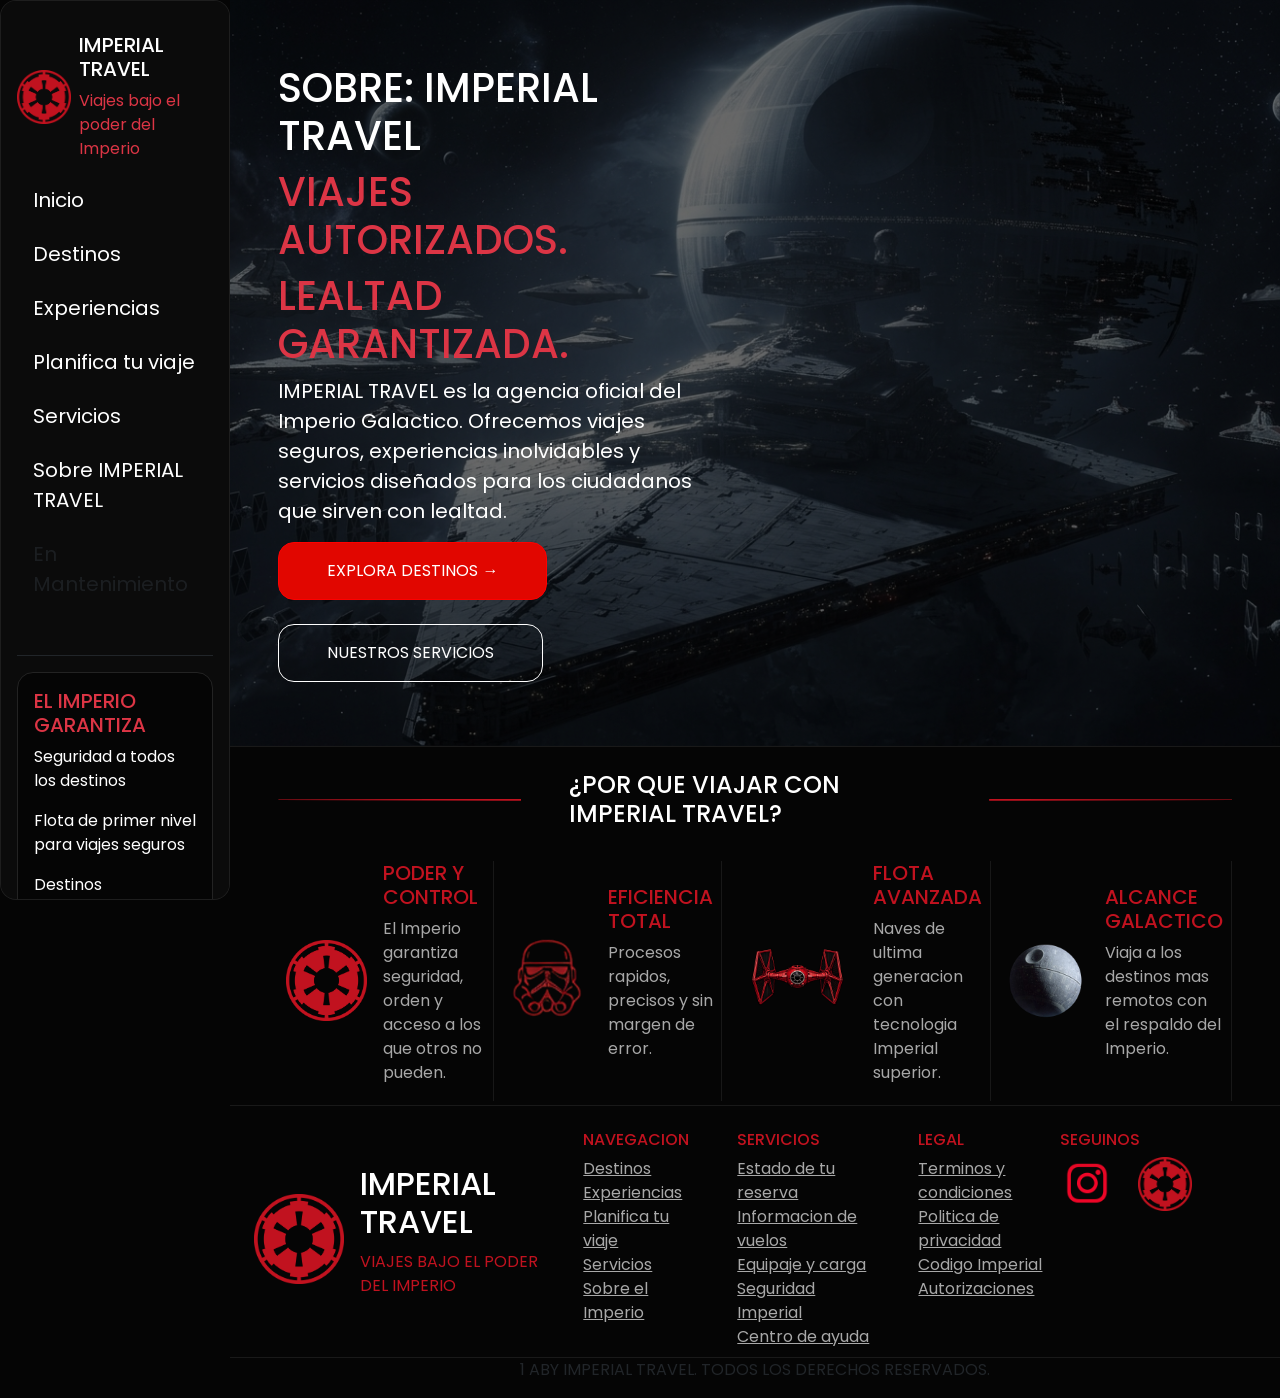
<file: paginas/informacion.html>
<!DOCTYPE html>
<html lang="en">

<head>
  <meta charset="UTF-8">
  <meta name="viewport" content="width=device-width, initial-scale=1.0">
  <title>IMPERIAL TRAVEL</title>
  <meta name="description" content="Agencia de viajes inspirada en Star Wars.">
  <link rel="preconnect" href="https://fonts.googleapis.com">
  <link rel="preconnect" href="https://fonts.gstatic.com" crossorigin>
  <link
    href="https://fonts.googleapis.com/css2?family=Poppins:ital,wght@0,100;0,200;0,300;0,400;0,500;0,600;0,700;0,800;0,900;1,100;1,200;1,300;1,400;1,500;1,600;1,700;1,800;1,900&display=swap"
    rel="stylesheet">
  <link href="https://cdn.jsdelivr.net/npm/bootstrap@5.0.2/dist/css/bootstrap.min.css" rel="stylesheet"
    integrity="sha384-EVSTQN3/azprG1Anm3QDgpJLIm9Nao0Yz1ztcQTwFspd3yD65VohhpuuCOmLASjC" crossorigin="anonymous">
  <link rel="icon" type="image/png" href="../Imagenes/logoimperiorojo.png">
  <link rel="stylesheet" href="../css/styles.css">
</head>

<body class="pagina-informacion">

  <header>
    <nav class="sidebar nav d-block flex-column position-fixed vh-100 p-3 gap-5">

      <div class="sidebarLinea">
        <div class="sidebarLogo d-flex align-items-center gap-2">
          <img class="sidebar__imgLogo" src="../Imagenes/logoimperiorojo.png" alt="logoImperio">
          <div class="sidebarLogoText d-flex flex-column mt-3">
            <h1 class="fs-5 text-white">IMPERIAL TRAVEL</h1>
            <p class="fs-6 text-danger">Viajes bajo el poder del Imperio</p>
          </div>
        </div>

        <div class="sidebarLinks d-flex flex-column gap-2">
          <a class="nav-link active fs-5 text-white" aria-current="page" href="../index.html">Inicio</a>
          <a class="nav-link fs-5 text-white" href="./destinos.html">Destinos</a>
          <a class="nav-link fs-5 text-white" href="./experiencias.html">Experiencias</a>
          <a class="nav-link fs-5 text-white" href="#">Planifica tu viaje</a>
          <a class="nav-link fs-5 text-white" href="./servicios.html">Servicios</a>
          <a class="nav-link fs-5 text-white" href="./informacion.html">Sobre IMPERIAL TRAVEL</a>
          <a class="nav-link disabled fs-5 mb-5" href="#" tabindex="-1" aria-disabled="true">En Mantenimiento</a>
        </div>
      </div>

      <div class="sidebarGarantia d-flex flex-column p-3 mt-3">
        <h2 class="fs-5 text-danger">EL IMPERIO GARANTIZA</h2>
        <p class="fs-6 text-white">Seguridad a todos los destinos</p>
        <p class="fs-6 text-white">Flota de primer nivel para viajes seguros</p>
        <p class="fs-6 text-white">Destinos autorizados por el Imperio</p>
        <p class="fs-6 text-white">Servicio Imperial de primera clase</p>
      </div>

      <div class="sidebarLogin d-flex align-items-center gap-2 mt-3 p-1">
        <img class="sidebar__imgLogoFinal" src="../Imagenes/logoimperiorojo.png" alt="logoImperiofinal">
        <div class="sideLoginText d-flex flex-column">
          <h2 class="fs-5 text-danger">UNETE AL IMPERIO</h2>
          <p class="fs-6 text-white">Tu lealtad, nuestra mision.</p>
        </div>
      </div>
    </nav>

    <section class="cardHeader d-flex flex-column">
      <div class="card__headerSombra">
        <div class="card__headerContenido d-flex flex-column">
          <h2 class="fs-1 text-white">SOBRE: IMPERIAL TRAVEL</h2>
          <h2 class="fs-1 text-danger">VIAJES AUTORIZADOS.</h2>
          <h2 class="fs-1 text-danger">LEALTAD GARANTIZADA.</h2>
          <p class="fs-5 text-white">IMPERIAL TRAVEL es la agencia oficial del Imperio Galactico. Ofrecemos viajes
            seguros, experiencias inolvidables y servicios diseñados para los ciudadanos que sirven con lealtad.</p>
          <div class="card__headerBotones d-flex flex-wrap gap-4">
            <button class="card__botonDestinos">EXPLORA DESTINOS →</button>
            <button class="card__botonServicios">NUESTROS SERVICIOS</button>
          </div>

        </div>
      </div>

    </section>
  </header>

  <main>
    <section class="cardPregunta ps-5 pe-5 pb-1 pt-4 d-flex flex-column align-items-center flex-wrap">
      <h3 class="card__preguntaTitulo fs-4 text-white d-flex align-items-center gap-5">¿POR QUE VIAJAR CON IMPERIAL
        TRAVEL?</h3>
      <div class="card__Pregunta d-flex justify-content-center pt-4">
        <article class="card__contenidoPregunta d-flex align-items-center gap-3 pe-2 ps-2">
          <img class="card__preguntaImg" src="../Imagenes/logoimperiorojo.png" alt="logo">
          <div class="card__articulePregunta d-flex flex-column">
            <h4 class="fs-5">PODER Y CONTROL</h4>
            <p class="fs-6">El Imperio garantiza seguridad, orden y acceso a los que otros no pueden.</p>
          </div>
        </article>

        <article class="card__contenidoPregunta d-flex align-items-center gap-3 pe-2 ps-2">
          <img class="card__preguntaImg2" src="../Imagenes/casco.png" alt="logo">
          <div class="card__articulePregunta d-flex flex-column">
            <h4 class="fs-5">EFICIENCIA TOTAL</h4>
            <p class="fs-6">Procesos rapidos, precisos y sin margen de error.</p>
          </div>
        </article>

        <article class="card__contenidoPregunta d-flex align-items-center gap-2 pe-2 ps-2">
          <img class="card__preguntaImg2" src="../Imagenes/cazatierojo.png" alt="logo">
          <div class="card__articulePregunta d-flex flex-column">
            <h4 class="fs-5">FLOTA AVANZADA</h4>
            <p class="fs-6">Naves de ultima generacion con tecnologia Imperial superior.</p>
          </div>
        </article>

        <article class="card__contenidoPregunta d-flex align-items-center gap-3 pe-2 ps-2">
          <img class="card__preguntaImg2" src="../Imagenes/estrella.png" alt="logo">
          <div class="card__articulePregunta d-flex flex-column">
            <h4 class="fs-5">ALCANCE GALACTICO</h4>
            <p class="fs-6">Viaja a los destinos mas remotos con el respaldo del Imperio.</p>
          </div>
        </article>
      </div>
    </section>

  </main>
  <section class="cardInformacion d-flex justify-content-between p-2 pt-4">
    <div class="card__logoFinal d-flex p-3 align-items-center gap-3">
      <img src="../Imagenes/logoimperiorojo.png" alt="logo">
      <div class="card__logoInformacion d-flex flex-column">
        <h2 class="text-white">IMPERIAL TRAVEL</h2>
        <p>VIAJES BAJO EL PODER DEL IMPERIO</p>
      </div>
    </div>
    <div class="card__separacionInformacion d-flex justify-content-center gap-5">
      <div class="card__contenidoInformacion d-flex flex-column">
        <h5 class="fs-6">NAVEGACION</h5>
        <nav class="card__navInformacion d-flex flex-column">
          <a href="./paginas/destinos.html">Destinos</a>
          <a href="./paginas/experiencias.html">Experiencias</a>
          <a href="#">Planifica tu viaje</a>
          <a href="./paginas/servicios.html">Servicios</a>
          <a href="./paginas/informacion.html">Sobre el Imperio</a>
        </nav>
      </div>
      <div class="card__contenidoInformacion d-flex flex-column">
        <h5 class="fs-6">SERVICIOS</h5>
        <nav class="card__navInformacion d-flex flex-column">
          <a href="#">Estado de tu reserva</a>
          <a href="#">Informacion de vuelos</a>
          <a href="#">Equipaje y carga</a>
          <a href="#">Seguridad Imperial</a>
          <a href="#">Centro de ayuda</a>
        </nav>
      </div>
      <div class="card__contenidoInformacion d-flex flex-column">
        <h5 class="fs-6">LEGAL</h5>
        <nav class="card__navInformacion d-flex flex-column">
          <a href="#">Terminos y condiciones</a>
          <a href="#">Politica de privacidad</a>
          <a href="#">Codigo Imperial</a>
          <a href="#">Autorizaciones</a>
        </nav>
      </div>
    </div>

    <div class="cardContacto d-flex flex-column">
      <h5 class="fs-6">SEGUINOS</h5>
      <nav class="card__navContacto d-flex justify-content-center gap-4">
        <a href="#"> <img src="../Imagenes/instagramrojo.png" alt="logoInstagram"> </a>
        <a href="#"> <img src="../Imagenes/logoimperiorojo.png" alt="logoImperio"></a>
      </nav>
    </div>
  </section>

  <footer class="footer d-flex justify-content-center align-items-center">
    <p>1 ABY IMPERIAL TRAVEL. TODOS LOS DERECHOS RESERVADOS.</p>
  </footer>

</body>

</html>
</file>
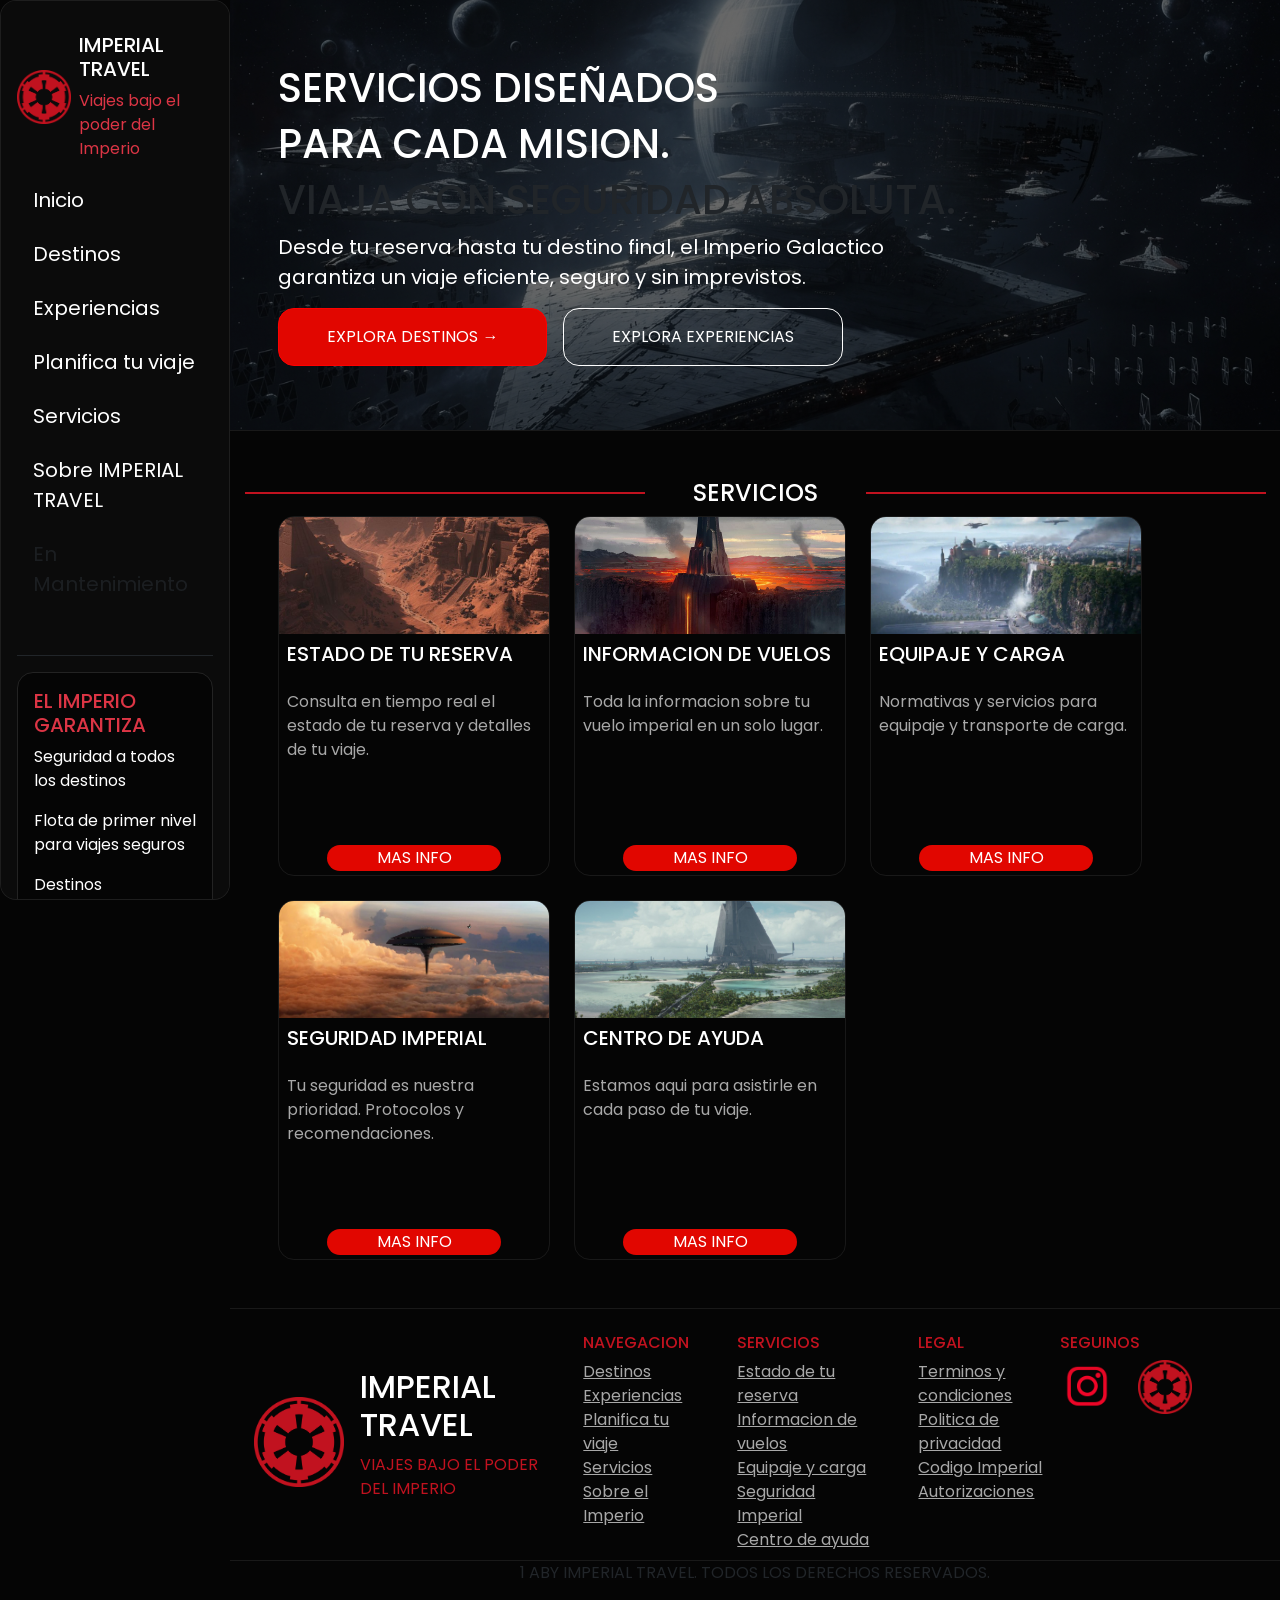
<file: paginas/servicios.html>
<!DOCTYPE html>
<html lang="en">

<head>
  <meta charset="UTF-8">
  <meta name="viewport" content="width=device-width, initial-scale=1.0">
  <title>IMPERIAL TRAVEL</title>
  <meta name="description" content="Conocé los servicios de Imperial Travel: reservas, vuelos, equipaje y asistencia.">
  <link rel="preconnect" href="https://fonts.googleapis.com">
  <link rel="preconnect" href="https://fonts.gstatic.com" crossorigin>
  <link
    href="https://fonts.googleapis.com/css2?family=Poppins:ital,wght@0,100;0,200;0,300;0,400;0,500;0,600;0,700;0,800;0,900;1,100;1,200;1,300;1,400;1,500;1,600;1,700;1,800;1,900&display=swap"
    rel="stylesheet">
  <link href="https://cdn.jsdelivr.net/npm/bootstrap@5.0.2/dist/css/bootstrap.min.css" rel="stylesheet"
    integrity="sha384-EVSTQN3/azprG1Anm3QDgpJLIm9Nao0Yz1ztcQTwFspd3yD65VohhpuuCOmLASjC" crossorigin="anonymous">
  <link rel="icon" type="image/png" href="../Imagenes/logoimperiorojo.png">
  <link rel="stylesheet" href="../css/styles.css">
</head>

<body class="pagina-servicios">

  <header>
    <nav class="sidebar nav d-block flex-column position-fixed vh-100 p-3 gap-5">

      <div class="sidebarLinea">
        <div class="sidebarLogo d-flex align-items-center gap-2">
          <img class="sidebar__imgLogo" src="../Imagenes/logoimperiorojo.png" alt="logoImperio">
          <div class="sidebarLogoText d-flex flex-column mt-3">
            <h1 class="fs-5 text-white">IMPERIAL TRAVEL</h1>
            <p class="fs-6 text-danger">Viajes bajo el poder del Imperio</p>
          </div>
        </div>

        <div class="sidebarLinks d-flex flex-column gap-2">
          <a class="nav-link active fs-5 text-white" aria-current="page" href="../index.html">Inicio</a>
          <a class="nav-link fs-5 text-white" href="./destinos.html">Destinos</a>
          <a class="nav-link fs-5 text-white" href="./experiencias.html">Experiencias</a>
          <a class="nav-link fs-5 text-white" href="#">Planifica tu viaje</a>
          <a class="nav-link fs-5 text-white" href="./servicios.html">Servicios</a>
          <a class="nav-link fs-5 text-white" href="./informacion.html">Sobre IMPERIAL TRAVEL</a>
          <a class="nav-link disabled fs-5 mb-5" href="#" tabindex="-1" aria-disabled="true">En Mantenimiento</a>
        </div>
      </div>

      <div class="sidebarGarantia d-flex flex-column p-3 mt-3">
        <h2 class="fs-5 text-danger">EL IMPERIO GARANTIZA</h2>
        <p class="fs-6 text-white">Seguridad a todos los destinos</p>
        <p class="fs-6 text-white">Flota de primer nivel para viajes seguros</p>
        <p class="fs-6 text-white">Destinos autorizados por el Imperio</p>
        <p class="fs-6 text-white">Servicio Imperial de primera clase</p>
      </div>

      <div class="sidebarLogin d-flex align-items-center gap-2 mt-3 p-1">
        <img class="sidebar__imgLogoFinal" src="../Imagenes/logoimperiorojo.png" alt="logoImperiofinal">
        <div class="sideLoginText d-flex flex-column">
          <h2 class="fs-5 text-danger">UNETE AL IMPERIO</h2>
          <p class="fs-6 text-white">Tu lealtad, nuestra mision.</p>
        </div>
      </div>
    </nav>

    <section class="cardHeader d-flex flex-column">
      <div class="card__headerSombra">
        <div class="card__headerContenido d-flex flex-column">
          <h2 class="fs-1 text-white">SERVICIOS DISEÑADOS</h2>
          <h2 class="fs-1 text-white">PARA CADA MISION.</h2>
          <h2 class="fs-1">VIAJA CON SEGURIDAD ABSOLUTA.</h2>
          <p class="fs-5 text-white">Desde tu reserva hasta tu destino final, el Imperio Galactico garantiza un viaje
            eficiente, seguro y sin imprevistos.</p>

          <div class="card__headerBotones d-flex flex-wrap gap-5">
            <nav class="d-flex flex-wrap gap-3">
              <a href="./destinos.html"> <button class="card__botonDestinos">EXPLORA DESTINOS →</button> </a>
              <a href="./experiencias.html"> <button class="card__botonServicios">EXPLORA EXPERIENCIAS</button> </a>
            </nav>
          </div>

        </div>
      </div>
    </section>
  </header>

  <main>
    <section class="cardDestinos d-flex flex-column p-5">
      <div class="d-flex justify-content-center ">
        <h2 class="card__destinosTitulo d-flex align-items-center gap-5 fs-4 text-white">SERVICIOS</h2>
      </div>
      <div class="card__mainContenido d-flex justify-content-start align-items-start flex-wrap gap-4">
        <article class="card__mainDestinos">
          <img src="../Imagenes/korriban.jpg" alt="korriban">
          <h3 class="fs-5 p-2 text-white">ESTADO DE TU RESERVA</h3>
          <p class="fs-6 p-2">Consulta en tiempo real el estado de tu reserva y detalles de tu viaje.</p>
          <div class="card__botonMainDestinos d-flex justify-content-center align-items-center pe-5 ps-5 pb-1">
            <button>MAS INFO</button>
          </div>
        </article>

        <article class="card__mainDestinos">
          <img src="../Imagenes/mustafar.jpg" alt="mustafar">
          <h3 class="fs-5 p-2 text-white">INFORMACION DE VUELOS</h3>
          <p class="fs-6 p-2">Toda la informacion sobre tu vuelo imperial en un solo lugar.</p>
          <div class="card__botonMainDestinos d-flex justify-content-center align-items-end pe-5 ps-5 pb-1">
            <button>MAS INFO</button>
          </div>
        </article>

        <article class="card__mainDestinos">
          <img src="../Imagenes/naboo.jpg" alt="naboo">
          <h3 class="fs-5 p-2 text-white">EQUIPAJE Y CARGA</h3>
          <p class="fs-6 p-2">Normativas y servicios para equipaje y transporte de carga.</p>
          <div class="card__botonMainDestinos d-flex justify-content-center align-items-center pe-5 ps-5 pb-1">
            <button>MAS INFO</button>
          </div>
        </article>

        <article class="card__mainDestinos">
          <img src="../Imagenes/bespin.jpg" alt="bespin">
          <h3 class="fs-5 p-2 text-white">SEGURIDAD IMPERIAL</h3>
          <p class="fs-6 p-2">Tu seguridad es nuestra prioridad. Protocolos y recomendaciones.</p>
          <div class="card__botonMainDestinos d-flex justify-content-center align-items-center pe-5 ps-5 pb-1">
            <button>MAS INFO</button>
          </div>
        </article>

        <article class="card__mainDestinos">
          <img src="../Imagenes/Scarif.png" alt="scarif">
          <h3 class="fs-5 p-2 text-white">CENTRO DE AYUDA</h3>
          <p class="fs-6 p-2">Estamos aqui para asistirle en cada paso de tu viaje.</p>
          <div class="card__botonMainDestinos d-flex justify-content-center align-items-center pe-5 ps-5 pb-1">
            <button>MAS INFO</button>
          </div>
        </article>
    </section>

    <section class="cardInformacion d-flex justify-content-between p-2 pt-4">
      <div class="card__logoFinal d-flex p-3 align-items-center gap-3">
        <img src="../Imagenes/logoimperiorojo.png" alt="logo">
        <div class="card__logoInformacion d-flex flex-column">
          <h2 class="text-white">IMPERIAL TRAVEL</h2>
          <p>VIAJES BAJO EL PODER DEL IMPERIO</p>
        </div>
      </div>
      <div class="card__separacionInformacion d-flex justify-content-center gap-5">
        <div class="card__contenidoInformacion d-flex flex-column">
          <h5 class="fs-6">NAVEGACION</h5>
          <nav class="card__navInformacion d-flex flex-column">
            <a href="./paginas/destinos.html">Destinos</a>
            <a href="./paginas/experiencias.html">Experiencias</a>
            <a href="#">Planifica tu viaje</a>
            <a href="./paginas/servicios.html">Servicios</a>
            <a href="./paginas/informacion.html">Sobre el Imperio</a>
          </nav>
        </div>
        <div class="card__contenidoInformacion d-flex flex-column">
          <h5 class="fs-6">SERVICIOS</h5>
          <nav class="card__navInformacion d-flex flex-column">
            <a href="#">Estado de tu reserva</a>
            <a href="#">Informacion de vuelos</a>
            <a href="#">Equipaje y carga</a>
            <a href="#">Seguridad Imperial</a>
            <a href="#">Centro de ayuda</a>
          </nav>
        </div>
        <div class="card__contenidoInformacion d-flex flex-column">
          <h5 class="fs-6">LEGAL</h5>
          <nav class="card__navInformacion d-flex flex-column">
            <a href="#">Terminos y condiciones</a>
            <a href="#">Politica de privacidad</a>
            <a href="#">Codigo Imperial</a>
            <a href="#">Autorizaciones</a>
          </nav>
        </div>
      </div>

      <div class="cardContacto d-flex flex-column">
        <h5 class="fs-6">SEGUINOS</h5>
        <nav class="card__navContacto d-flex justify-content-center gap-4">
          <a href="#"> <img src="../Imagenes/instagramrojo.png" alt="logoInstagram"> </a>
          <a href="#"> <img src="../Imagenes/logoimperiorojo.png" alt="logoImperio"></a>
        </nav>
      </div>
    </section>

    <footer class="footer d-flex justify-content-center align-items-center">
      <p>1 ABY IMPERIAL TRAVEL. TODOS LOS DERECHOS RESERVADOS.</p>
    </footer>

</body>

</html>
</file>
<file: css/styles.css>
.card__contenedorExperiencias, .cardPlanificacion {
  border: 1px solid rgba(255, 255, 255, 0.08);
  border-radius: 1rem;
}

* {
  font-family: "Poppins", sans-serif;
}

body {
  background-color: #050505;
  margin: 0;
}

main {
  margin-left: 15%;
}

.sidebar {
  background-color: #0B0B0B;
  width: 15%;
  border: 1px solid;
  border-color: rgba(255, 255, 255, 0.08);
  border-radius: 1rem;
  overflow-y: auto;
  overflow-x: hidden;
}

.sidebar::-webkit-scrollbar {
  width: 10px;
}

.sidebar::-webkit-scrollbar-track {
  background: #050505;
  border-radius: 20px;
}

.sidebar::-webkit-scrollbar-thumb {
  background: linear-gradient(180deg, #E10600 0%, #C1121F 50%, #8B0000 100%);
  border-radius: 20px;
  border: 2px solid #050505;
}

.sidebar::-webkit-scrollbar-thumb:hover {
  background: linear-gradient(180deg, #ff3b3b 0%, #E10600 50%, #C1121F 100%);
}

.sidebarLinks a:hover {
  background-color: #FF2D2D;
}

.sidebarLinea {
  border-bottom: 1px solid;
}

.sidebar__imgLogo {
  height: 6vh;
}

.sidebar__imgLogoFinal {
  height: 6vh;
}

.sidebarGarantia {
  background-color: #050505;
  border-radius: 1rem;
  border: 1px solid;
  border-color: #232323;
}

.sidebarLogin {
  background-color: #050505;
  border-radius: 1rem;
  border: 1px solid;
  border-color: #232323;
}

.cardHeader {
  margin-left: 15%;
  background-size: cover;
  background-position: center;
  height: 55%;
  background-image: url(../Imagenes/1.png);
}

.cardHeader h1 {
  color: #C1121F;
}

.card__headerSombra {
  background-color: rgba(0, 0, 0, 0.589);
  height: 100%;
}

.card__headerContenido {
  padding: 6rem;
}

.card__botonDestinos {
  background-color: #E10600;
  border: 1px solid red;
  border-radius: 1rem;
  padding: 1rem 3rem;
  color: white;
}

.card__botonServicios {
  background-color: transparent;
  border: 1px solid white;
  border-radius: 1rem;
  padding: 1rem 3rem;
  color: white;
}

.cardDestinos {
  border-top: 1px solid rgba(255, 255, 255, 0.08);
}

.card__mainDestinos {
  display: flex;
  flex-direction: column;
  border: 1px solid rgba(255, 255, 255, 0.08);
  border-radius: 1rem;
  width: 15%;
  height: 35vh;
  overflow: hidden;
}

.card__mainDestinos img {
  height: 13vh;
  max-width: 100%;
  object-fit: cover;
}

.card__botonMainDestinos {
  margin-top: auto;
}

.cardDestinos p {
  color: #A8A8A8;
}

.cardDestinos button {
  width: 100%;
  background-color: #E10600;
  border: 1px #8B0000;
  border-radius: 1rem;
  color: #ffffff;
}

.cardDestinos a {
  text-decoration: none;
  color: #C1121F;
}

.card__destinosTitulo::after {
  content: "";
  width: 120px;
  height: 2px;
  background-color: #C1121F;
  display: block;
}

.card__contenedorExperiencias {
  width: 80%;
  height: 100%;
}

.card__experiencias {
  margin-left: 5%;
  margin-right: 5%;
  width: 50%;
}

.card__imgExp {
  height: 300px;
  width: 50%;
}

.cardPlanificacion {
  width: 50%;
}

.card__planificacionAbajo {
  border-top: 1px solid rgba(255, 255, 255, 0.08);
  padding-top: 1rem;
}

.card__planificacionAbajo img {
  height: 2vh;
}

.card__planificacionImg {
  height: 235px;
  width: 50%;
}

.cardExperiencias button {
  border: 1px #8B0000;
  background-color: #E10600;
  padding: 1rem;
  border-radius: 1rem;
  color: #ffffff;
}

.cardExperiencias p {
  color: #A8A8A8;
}

.cardExperiencias h3 {
  color: #C1121F;
}

.cardPregunta {
  margin-left: 15%;
  border-top: 1px solid rgba(255, 255, 255, 0.08);
}

.cardPregunta p {
  color: #A8A8A8;
}

.cardPregunta h4 {
  color: #C1121F;
}

.card__preguntaImg2 {
  height: 10vh;
}

.card__preguntaImg {
  height: 9vh;
}

.card__contenidoPregunta {
  border-right: 1px solid rgba(255, 255, 255, 0.08);
}

.card__preguntaTitulo::after {
  content: "";
  width: 450px;
  height: 2px;
  background-color: #C1121F;
  display: block;
  clip-path: polygon(0 0, 100% 40%, 100% 60%, 0 100%);
}

.card__preguntaTitulo::before {
  content: "";
  width: 450px;
  height: 2px;
  background-color: #C1121F;
  display: block;
  clip-path: polygon(0 40%, 100% 0, 100% 100%, 0% 60%);
}

.cardInformacion {
  margin-left: 15%;
  border-top: 1px solid rgba(255, 255, 255, 0.08);
}

.cardInformacion img {
  height: 10vh;
}

.cardContacto img {
  height: 6vh;
}

.cardContacto {
  padding-right: 5rem;
}

.cardInformacion a {
  color: #A8A8A8;
}

.cardInformacion p {
  color: #C1121F;
}

.cardInformacion h5 {
  color: #C1121F;
}

.footer {
  margin-left: 15%;
  border-top: 1px solid rgba(255, 255, 255, 0.08);
}

@media (max-width: 1366px) {
  .sidebar {
    width: 18%;
  }
  main,
  .cardHeader,
  .cardPregunta,
  .cardInformacion,
  .footer {
    margin-left: 18%;
  }
  .card__headerContenido {
    padding: 4rem 3rem;
  }
  .card__mainDestinos {
    width: 22%;
  }
  .card__preguntaTitulo::after,
  .card__preguntaTitulo::before {
    width: 320px;
  }
}
@media (max-width: 1024px) {
  .sidebarToggle {
    display: flex;
  }
  .sidebarOverlay {
    display: block;
    pointer-events: none;
  }
  .sidebarOverlay.is-visible {
    pointer-events: auto;
  }
  .sidebar {
    width: min(320px, 80vw);
    border-radius: 0;
    transform: translateX(-100%);
    top: 0;
    left: 0;
  }
  .sidebar.is-open {
    transform: translateX(0);
  }
  main,
  .cardHeader,
  .cardPregunta,
  .cardInformacion,
  .footer {
    margin-left: 0;
  }
  .card__headerContenido {
    padding: 5rem 2.5rem 3rem;
  }
  .card__mainDestinos {
    width: 30%;
  }
  .cardExperiencias {
    flex-direction: column;
  }
  .card__contenedorExperiencias,
  .cardPlanificacion {
    width: 100%;
  }
  .card__planificacionAbajo {
    gap: 1rem;
  }
  .card__imgExp {
    width: 40%;
    height: auto;
  }
  .card__Pregunta {
    flex-wrap: wrap;
  }
  .card__contenidoPregunta {
    width: 48%;
    border-right: none;
    border-bottom: 1px solid rgba(255, 255, 255, 0.08);
    padding-bottom: 1rem;
    margin-bottom: 1rem;
  }
  .card__preguntaTitulo {
    text-align: center;
  }
  .card__preguntaTitulo::after,
  .card__preguntaTitulo::before {
    width: 220px;
  }
  .cardInformacion {
    flex-direction: column;
    align-items: flex-start;
    gap: 2rem;
  }
  .card__separacionInformacion {
    flex-wrap: wrap;
    gap: 2rem;
    width: 100%;
  }
  .cardContacto {
    padding-right: 1.5rem;
  }
}
@media (max-width: 600px) {
  .sidebarToggle {
    top: 0.75rem;
    right: 0.75rem;
  }
  .sidebar {
    width: 85vw;
  }
  .sidebarLogo img {
    height: 5vh;
  }
  .cardHeader {
    height: auto;
    background-position: center;
  }
  .card__headerContenido {
    padding: 6rem 1.5rem 2.5rem;
  }
  .card__headerContenido h1,
  .card__headerContenido h2 {
    font-size: 1.6rem !important;
  }
  .card__headerBotones {
    flex-direction: column;
    gap: 1rem !important;
    width: 100%;
  }
  .card__botonDestinos,
  .card__botonServicios {
    width: 100%;
    padding: 0.9rem 1.5rem;
    text-align: center;
  }
  .cardDestinos {
    padding: 2rem 1.25rem !important;
  }
  .cardDestinos .d-flex.justify-content-between {
    flex-direction: column;
    gap: 0.75rem;
    align-items: flex-start !important;
  }
  .card__mainContenido {
    justify-content: center !important;
  }
  .card__mainDestinos {
    width: 100%;
  }
  .card__mainDestinos img {
    height: 18vh;
  }
  .cardExperiencias {
    padding: 0 1.25rem 2.5rem !important;
  }
  .card__contenedorExperiencias {
    flex-direction: column;
    align-items: stretch;
    text-align: center;
    padding: 1.5rem 1rem !important;
  }
  .card__imgExp {
    width: 60%;
    height: auto;
    align-self: center;
    margin-bottom: 1rem;
  }
  .card__experiencias {
    margin-left: 0;
    margin-right: 0;
    width: 100%;
  }
  .cardPlanificacion {
    padding: 1rem !important;
  }
  .card__contenidoPlanificacion {
    flex-direction: column-reverse;
    text-align: center;
  }
  .card__planificacionImg {
    width: 50%;
    height: auto;
    margin-bottom: 1rem;
  }
  .card__planificacionAbajo {
    flex-direction: column;
    gap: 1rem;
    align-items: flex-start;
  }
  .cardPregunta {
    padding: 0 1.25rem 1rem !important;
  }
  .card__contenidoPregunta {
    width: 100%;
  }
  .card__preguntaTitulo::after,
  .card__preguntaTitulo::before {
    width: 160px;
  }
  .cardInformacion {
    padding: 1.5rem 1.25rem !important;
  }
  .card__separacionInformacion {
    flex-direction: column;
    gap: 1.5rem;
  }
  .cardContacto {
    padding-right: 0;
  }
  .card__navContacto {
    justify-content: flex-start !important;
  }
}
@media (max-width: 480px) {
  .cardPregunta {
    padding: 0 0.85rem 0.75rem !important;
  }
  .card__preguntaTitulo {
    font-size: 1.05rem !important;
    text-align: center;
  }
  .card__preguntaTitulo::after,
  .card__preguntaTitulo::before {
    width: 110px;
  }
  .card__preguntaImg,
  .card__preguntaImg2 {
    height: 7vh;
  }
  .card__contenidoPregunta h4 {
    font-size: 0.9rem !important;
  }
  .card__contenidoPregunta p {
    font-size: 0.78rem;
  }
}
.pagina-destinos .card__destinosTitulo::before {
  content: "";
  width: 400px;
  height: 2px;
  background-color: #C1121F;
  display: block;
}
.pagina-destinos .card__destinosTitulo::after {
  content: "";
  width: 400px;
}
.pagina-destinos .cardInformacion {
  margin-left: 0%;
}
.pagina-destinos .footer {
  margin-left: 0%;
  border-top: 1px solid rgba(255, 255, 255, 0.08);
}

.pagina-experiencias .card__mainDestinos {
  width: 100%;
  height: auto;
}
.pagina-experiencias .card__mainDestinos img {
  height: 50vh;
}
.pagina-experiencias .card__mainDestinos button {
  padding: 1rem;
}
.pagina-experiencias .card__destinosTitulo::before {
  content: "";
  width: 400px;
  height: 2px;
  background-color: #C1121F;
  display: block;
}
.pagina-experiencias .card__destinosTitulo::after {
  content: "";
  width: 400px;
}
.pagina-experiencias .card__mainDestinos h3::before,
.pagina-experiencias .card__mainDestinos h3::after {
  content: "";
  width: 30%;
  height: 2px;
  background-color: #C1121F;
  display: block;
}

.pagina-servicios .card__mainDestinos {
  width: 17rem;
  height: 40vh;
}
.pagina-servicios .card__headerContenido {
  margin-right: 25%;
}
.pagina-servicios .card__destinosTitulo::before {
  content: "";
  width: 400px;
  height: 2px;
  background-color: #C1121F;
  display: block;
}
.pagina-servicios .card__destinosTitulo::after {
  content: "";
  width: 400px;
}
.pagina-servicios .cardInformacion {
  margin-left: 0%;
}
.pagina-servicios .footer {
  margin-left: 0%;
  border-top: 1px solid rgba(255, 255, 255, 0.08);
}

.pagina-informacion .cardPregunta {
  margin-left: 0;
}
.pagina-informacion .card__headerContenido {
  margin-right: 50%;
}



/*# sourceMappingURL=styles.css.map */
</file>
